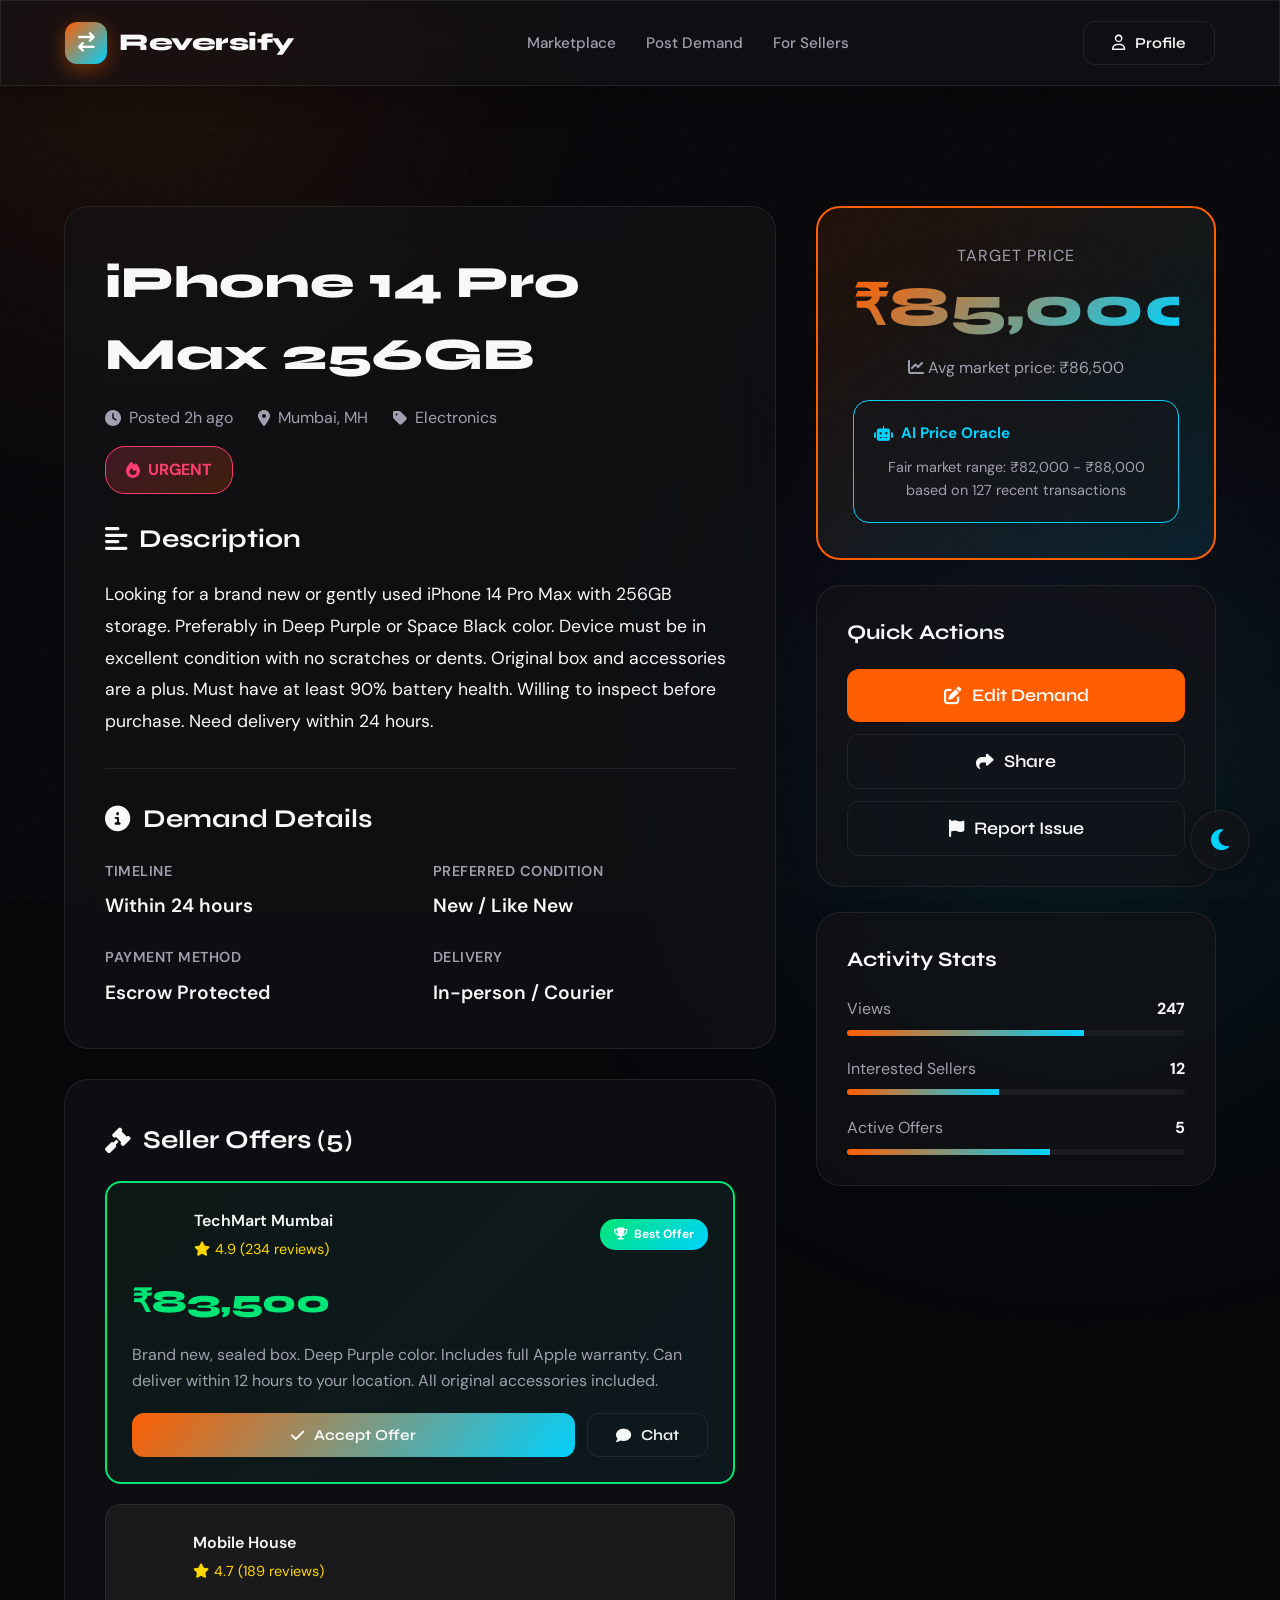
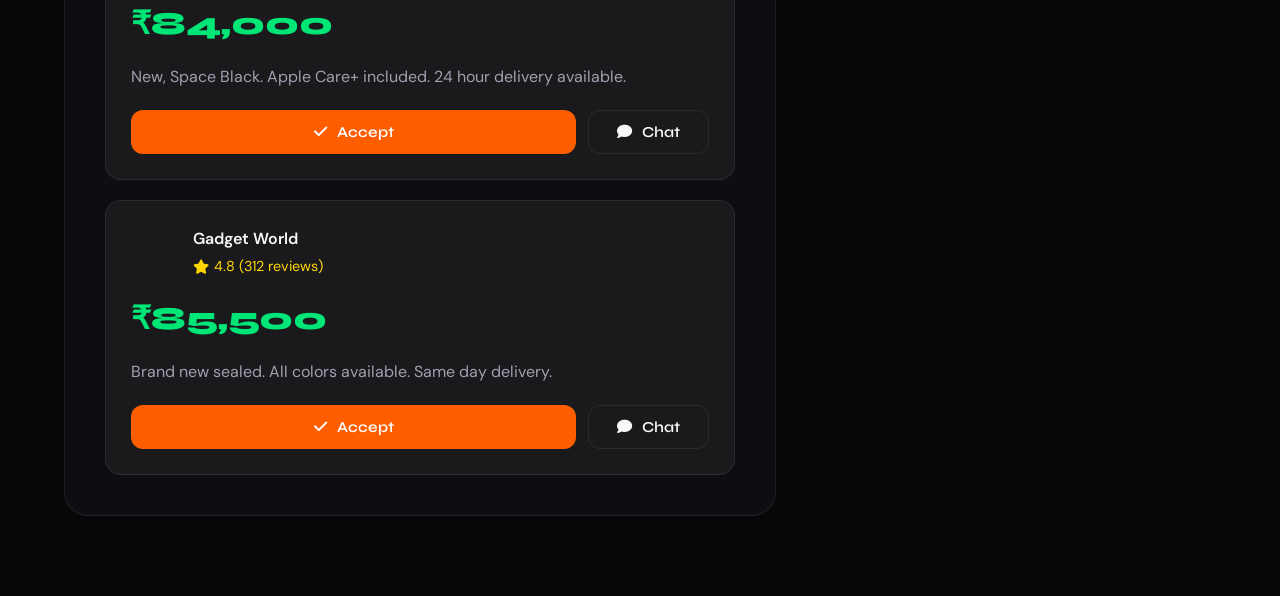
<file: Reversify/frontend/demand-details.html>
<!DOCTYPE html>
<html lang="en">
<head>
    <meta charset="UTF-8">
    <meta name="viewport" content="width=device-width, initial-scale=1.0">
    <title>Demand Details | Reversify</title>
    <link rel="stylesheet" href="style.css">
    
    <link rel="preconnect" href="https://fonts.googleapis.com">
    <link rel="preconnect" href="https://fonts.gstatic.com" crossorigin>
    <link href="https://fonts.googleapis.com/css2?family=Syne:wght@400;500;600;700;800&family=DM+Sans:wght@300;400;500;600;700&display=swap" rel="stylesheet">
    
    <link rel="stylesheet" href="https://cdnjs.cloudflare.com/ajax/libs/font-awesome/6.4.0/css/all.min.css">
    
    <style>
        .details-page {
            min-height: 100vh;
            padding: 120px 5% 80px;
        }
        
        .details-container {
            max-width: 1200px;
            margin: 0 auto;
            display: grid;
            grid-template-columns: 1fr 400px;
            gap: 40px;
        }
        
        .details-main {
            display: flex;
            flex-direction: column;
            gap: 30px;
        }
        
        .details-card {
            background: var(--bg-card);
            backdrop-filter: blur(20px);
            border: 1px solid var(--border-light);
            border-radius: 24px;
            padding: 40px;
        }
        
        .demand-header {
            display: flex;
            justify-content: space-between;
            align-items: flex-start;
            margin-bottom: 25px;
            flex-wrap: wrap;
            gap: 15px;
        }
        
        .demand-title-section h1 {
            font-family: var(--font-heading);
            font-size: clamp(2rem, 4vw, 2.8rem);
            font-weight: 800;
            margin-bottom: 15px;
        }
        
        .demand-meta-line {
            display: flex;
            gap: 25px;
            flex-wrap: wrap;
            color: var(--text-muted);
            font-size: 1rem;
        }
        
        .meta-tag {
            display: inline-flex;
            align-items: center;
            gap: 8px;
        }
        
        .urgent-badge {
            background: linear-gradient(135deg, rgba(255, 61, 113, 0.2), rgba(255, 94, 0, 0.2));
            color: var(--danger);
            padding: 10px 20px;
            border-radius: 20px;
            font-weight: 700;
            display: inline-flex;
            align-items: center;
            gap: 8px;
            border: 1px solid var(--danger);
            animation: pulse-tag 2s infinite;
        }
        
        .section-heading {
            font-family: var(--font-heading);
            font-size: 1.6rem;
            font-weight: 700;
            margin-bottom: 20px;
            display: flex;
            align-items: center;
            gap: 12px;
        }
        
        .description-text {
            color: var(--text-main);
            font-size: 1.1rem;
            line-height: 1.8;
        }
        
        .info-grid {
            display: grid;
            grid-template-columns: repeat(auto-fit, minmax(200px, 1fr));
            gap: 25px;
        }
        
        .info-item {
            display: flex;
            flex-direction: column;
            gap: 8px;
        }
        
        .info-label {
            color: var(--text-muted);
            font-size: 0.9rem;
            font-weight: 600;
            text-transform: uppercase;
            letter-spacing: 0.5px;
        }
        
        .info-value {
            color: var(--text-main);
            font-size: 1.2rem;
            font-weight: 600;
        }
        
        .offers-list {
            display: flex;
            flex-direction: column;
            gap: 20px;
        }
        
        .offer-card {
            background: var(--bg-elevated);
            border: 1px solid var(--border-light);
            border-radius: 16px;
            padding: 25px;
            transition: all 0.3s var(--transition-smooth);
        }
        
        .offer-card:hover {
            transform: translateX(8px);
            border-color: var(--primary);
        }
        
        .offer-card.best {
            border: 2px solid var(--success);
            background: linear-gradient(135deg, rgba(0, 230, 118, 0.05), rgba(0, 210, 255, 0.05));
        }
        
        .offer-header {
            display: flex;
            justify-content: space-between;
            align-items: center;
            margin-bottom: 15px;
        }
        
        .seller-info {
            display: flex;
            align-items: center;
            gap: 12px;
        }
        
        .seller-avatar {
            width: 50px;
            height: 50px;
            border-radius: 50%;
            background: linear-gradient(135deg, var(--primary), var(--accent));
        }
        
        .seller-details h4 {
            font-weight: 600;
            margin-bottom: 4px;
        }
        
        .seller-rating {
            display: flex;
            align-items: center;
            gap: 5px;
            color: var(--warning);
            font-size: 0.9rem;
        }
        
        .offer-price {
            font-family: var(--font-heading);
            font-size: 2rem;
            font-weight: 800;
            color: var(--success);
        }
        
        .offer-details {
            margin: 15px 0;
            color: var(--text-muted);
            line-height: 1.6;
        }
        
        .offer-actions {
            display: flex;
            gap: 12px;
            margin-top: 20px;
        }
        
        .best-offer-badge {
            background: linear-gradient(135deg, var(--success), var(--accent));
            color: white;
            padding: 6px 14px;
            border-radius: 15px;
            font-size: 0.75rem;
            font-weight: 700;
            display: inline-flex;
            align-items: center;
            gap: 6px;
        }
        
        .sidebar {
            display: flex;
            flex-direction: column;
            gap: 25px;
        }
        
        .price-card {
            background: linear-gradient(135deg, rgba(255, 94, 0, 0.1), rgba(0, 210, 255, 0.1));
            border: 2px solid var(--primary);
            border-radius: 24px;
            padding: 35px;
            text-align: center;
        }
        
        .price-label {
            color: var(--text-muted);
            font-size: 1rem;
            margin-bottom: 10px;
            text-transform: uppercase;
            letter-spacing: 1px;
        }
        
        .price-amount {
            font-family: var(--font-heading);
            font-size: 3.5rem;
            font-weight: 800;
            background: linear-gradient(135deg, var(--primary), var(--accent));
            -webkit-background-clip: text;
            -webkit-text-fill-color: transparent;
            background-clip: text;
            line-height: 1;
            margin-bottom: 20px;
        }
        
        .ai-price-oracle {
            background: var(--bg-card);
            border: 1px solid var(--accent);
            border-radius: 16px;
            padding: 20px;
            margin-top: 20px;
        }
        
        .ai-price-oracle h4 {
            color: var(--accent);
            font-size: 0.95rem;
            margin-bottom: 10px;
            display: flex;
            align-items: center;
            gap: 8px;
        }
        
        .ai-price-oracle p {
            color: var(--text-muted);
            font-size: 0.9rem;
        }
        
        .action-card {
            background: var(--bg-card);
            backdrop-filter: blur(20px);
            border: 1px solid var(--border-light);
            border-radius: 24px;
            padding: 30px;
        }
        
        .action-card h3 {
            font-family: var(--font-heading);
            font-size: 1.3rem;
            margin-bottom: 20px;
        }
        
        .action-buttons {
            display: flex;
            flex-direction: column;
            gap: 12px;
        }
        
        @media (max-width: 1024px) {
            .details-container {
                grid-template-columns: 1fr;
            }
        }
    </style>
</head>
<body>
    <!-- Theme Toggle -->
    <button class="theme-toggle" id="themeToggle" aria-label="Toggle theme">
        <i class="fa-solid fa-sun sun-icon"></i>
        <i class="fa-solid fa-moon moon-icon"></i>
    </button>

    <!-- Background -->
    <div class="bg-orb orb-1"></div>
    <div class="bg-orb orb-2"></div>
    <div class="bg-orb orb-3"></div>
    <div class="noise-overlay"></div>

    <!-- NAVBAR -->
    <header class="navbar glass">
        <div class="logo" onclick="window.location.href='index.html'" style="cursor: pointer;">
            <div class="logo-icon">
                <i class="fa-solid fa-arrow-right-arrow-left"></i>
            </div>
            <span class="logo-text">Reversify</span>
        </div>
        
        <nav class="nav-links">
            <a href="index.html#marketplace" class="nav-link">Marketplace</a>
            <a href="post-demand.html" class="nav-link">Post Demand</a>
            <a href="seller-dashboard.html" class="nav-link">For Sellers</a>
        </nav>
        
        <div class="nav-actions">
            <button class="btn btn-ghost" onclick="window.location.href='profile.html'">
                <i class="fa-regular fa-user"></i> Profile
            </button>
        </div>
    </header>

    <div class="details-page">
        <div class="details-container">
            <!-- Main Content -->
            <div class="details-main">
                <!-- Header Card -->
                <div class="details-card">
                    <div class="demand-header">
                        <div class="demand-title-section">
                            <h1>iPhone 14 Pro Max 256GB</h1>
                            <div class="demand-meta-line">
                                <span class="meta-tag">
                                    <i class="fa-solid fa-clock"></i> Posted 2h ago
                                </span>
                                <span class="meta-tag">
                                    <i class="fa-solid fa-location-dot"></i> Mumbai, MH
                                </span>
                                <span class="meta-tag">
                                    <i class="fa-solid fa-tag"></i> Electronics
                                </span>
                            </div>
                        </div>
                        <span class="urgent-badge">
                            <i class="fa-solid fa-fire"></i> URGENT
                        </span>
                    </div>

                    <h3 class="section-heading">
                        <i class="fa-solid fa-align-left"></i> Description
                    </h3>
                    <p class="description-text">
                        Looking for a brand new or gently used iPhone 14 Pro Max with 256GB storage. 
                        Preferably in Deep Purple or Space Black color. Device must be in excellent condition 
                        with no scratches or dents. Original box and accessories are a plus. Must have at 
                        least 90% battery health. Willing to inspect before purchase. Need delivery within 24 hours.
                    </p>

                    <hr style="border: none; border-top: 1px solid var(--border-light); margin: 30px 0;">

                    <h3 class="section-heading">
                        <i class="fa-solid fa-info-circle"></i> Demand Details
                    </h3>
                    <div class="info-grid">
                        <div class="info-item">
                            <span class="info-label">Timeline</span>
                            <span class="info-value">Within 24 hours</span>
                        </div>
                        <div class="info-item">
                            <span class="info-label">Preferred Condition</span>
                            <span class="info-value">New / Like New</span>
                        </div>
                        <div class="info-item">
                            <span class="info-label">Payment Method</span>
                            <span class="info-value">Escrow Protected</span>
                        </div>
                        <div class="info-item">
                            <span class="info-label">Delivery</span>
                            <span class="info-value">In-person / Courier</span>
                        </div>
                    </div>
                </div>

                <!-- Offers Card -->
                <div class="details-card">
                    <h3 class="section-heading">
                        <i class="fa-solid fa-gavel"></i> Seller Offers (5)
                    </h3>

                    <div class="offers-list">
                        <!-- Best Offer -->
                        <div class="offer-card best">
                            <div class="offer-header">
                                <div class="seller-info">
                                    <div class="seller-avatar" style="background-image: url('https://i.pravatar.cc/100?img=1')"></div>
                                    <div class="seller-details">
                                        <h4>TechMart Mumbai</h4>
                                        <div class="seller-rating">
                                            <i class="fa-solid fa-star"></i> 4.9 (234 reviews)
                                        </div>
                                    </div>
                                </div>
                                <span class="best-offer-badge">
                                    <i class="fa-solid fa-trophy"></i> Best Offer
                                </span>
                            </div>
                            <div class="offer-price">₹83,500</div>
                            <p class="offer-details">
                                Brand new, sealed box. Deep Purple color. Includes full Apple warranty. 
                                Can deliver within 12 hours to your location. All original accessories included.
                            </p>
                            <div class="offer-actions">
                                <button class="btn btn-glow" style="flex: 1;">
                                    <i class="fa-solid fa-check"></i> Accept Offer
                                </button>
                                <button class="btn btn-ghost">
                                    <i class="fa-solid fa-comment"></i> Chat
                                </button>
                            </div>
                        </div>

                        <!-- Other Offers -->
                        <div class="offer-card">
                            <div class="offer-header">
                                <div class="seller-info">
                                    <div class="seller-avatar" style="background-image: url('https://i.pravatar.cc/100?img=2')"></div>
                                    <div class="seller-details">
                                        <h4>Mobile House</h4>
                                        <div class="seller-rating">
                                            <i class="fa-solid fa-star"></i> 4.7 (189 reviews)
                                        </div>
                                    </div>
                                </div>
                            </div>
                            <div class="offer-price">₹84,000</div>
                            <p class="offer-details">
                                New, Space Black. Apple Care+ included. 24 hour delivery available.
                            </p>
                            <div class="offer-actions">
                                <button class="btn btn-primary" style="flex: 1;">
                                    <i class="fa-solid fa-check"></i> Accept
                                </button>
                                <button class="btn btn-ghost">
                                    <i class="fa-solid fa-comment"></i> Chat
                                </button>
                            </div>
                        </div>

                        <div class="offer-card">
                            <div class="offer-header">
                                <div class="seller-info">
                                    <div class="seller-avatar" style="background-image: url('https://i.pravatar.cc/100?img=3')"></div>
                                    <div class="seller-details">
                                        <h4>Gadget World</h4>
                                        <div class="seller-rating">
                                            <i class="fa-solid fa-star"></i> 4.8 (312 reviews)
                                        </div>
                                    </div>
                                </div>
                            </div>
                            <div class="offer-price">₹85,500</div>
                            <p class="offer-details">
                                Brand new sealed. All colors available. Same day delivery.
                            </p>
                            <div class="offer-actions">
                                <button class="btn btn-primary" style="flex: 1;">
                                    <i class="fa-solid fa-check"></i> Accept
                                </button>
                                <button class="btn btn-ghost">
                                    <i class="fa-solid fa-comment"></i> Chat
                                </button>
                            </div>
                        </div>
                    </div>
                </div>
            </div>

            <!-- Sidebar -->
            <div class="sidebar">
                <!-- Price Card -->
                <div class="price-card">
                    <div class="price-label">Target Price</div>
                    <div class="price-amount">₹85,000</div>
                    <p style="color: var(--text-muted); margin-bottom: 20px;">
                        <i class="fa-solid fa-chart-line"></i> Avg market price: ₹86,500
                    </p>

                    <div class="ai-price-oracle">
                        <h4>
                            <i class="fa-solid fa-robot"></i> AI Price Oracle
                        </h4>
                        <p>Fair market range: ₹82,000 - ₹88,000 based on 127 recent transactions</p>
                    </div>
                </div>

                <!-- Quick Actions -->
                <div class="action-card">
                    <h3>Quick Actions</h3>
                    <div class="action-buttons">
                        <button class="btn btn-primary btn-large" style="width: 100%;">
                            <i class="fa-solid fa-edit"></i> Edit Demand
                        </button>
                        <button class="btn btn-ghost btn-large" style="width: 100%;">
                            <i class="fa-solid fa-share"></i> Share
                        </button>
                        <button class="btn btn-ghost btn-large" style="width: 100%;">
                            <i class="fa-solid fa-flag"></i> Report Issue
                        </button>
                    </div>
                </div>

                <!-- Stats -->
                <div class="action-card">
                    <h3>Activity Stats</h3>
                    <div style="display: flex; flex-direction: column; gap: 20px;">
                        <div>
                            <div style="display: flex; justify-content: space-between; margin-bottom: 8px;">
                                <span style="color: var(--text-muted);">Views</span>
                                <strong>247</strong>
                            </div>
                            <div style="height: 6px; background: var(--bg-elevated); border-radius: 3px; overflow: hidden;">
                                <div style="width: 70%; height: 100%; background: linear-gradient(90deg, var(--primary), var(--accent));"></div>
                            </div>
                        </div>
                        <div>
                            <div style="display: flex; justify-content: space-between; margin-bottom: 8px;">
                                <span style="color: var(--text-muted);">Interested Sellers</span>
                                <strong>12</strong>
                            </div>
                            <div style="height: 6px; background: var(--bg-elevated); border-radius: 3px; overflow: hidden;">
                                <div style="width: 45%; height: 100%; background: linear-gradient(90deg, var(--primary), var(--accent));"></div>
                            </div>
                        </div>
                        <div>
                            <div style="display: flex; justify-content: space-between; margin-bottom: 8px;">
                                <span style="color: var(--text-muted);">Active Offers</span>
                                <strong>5</strong>
                            </div>
                            <div style="height: 6px; background: var(--bg-elevated); border-radius: 3px; overflow: hidden;">
                                <div style="width: 60%; height: 100%; background: linear-gradient(90deg, var(--primary), var(--accent));"></div>
                            </div>
                        </div>
                    </div>
                </div>
            </div>
        </div>
    </div>

    <script src="script.js"></script>
    <script>
        // Get demand ID from URL
        const urlParams = new URLSearchParams(window.location.search);
        const demandId = urlParams.get('id');
        console.log('Viewing demand:', demandId);

        // In production, fetch demand details from API
        // const response = await fetch(`/api/demands/${demandId}`);
        // const demandData = await response.json();
    </script>
</body>
</html>
</file>
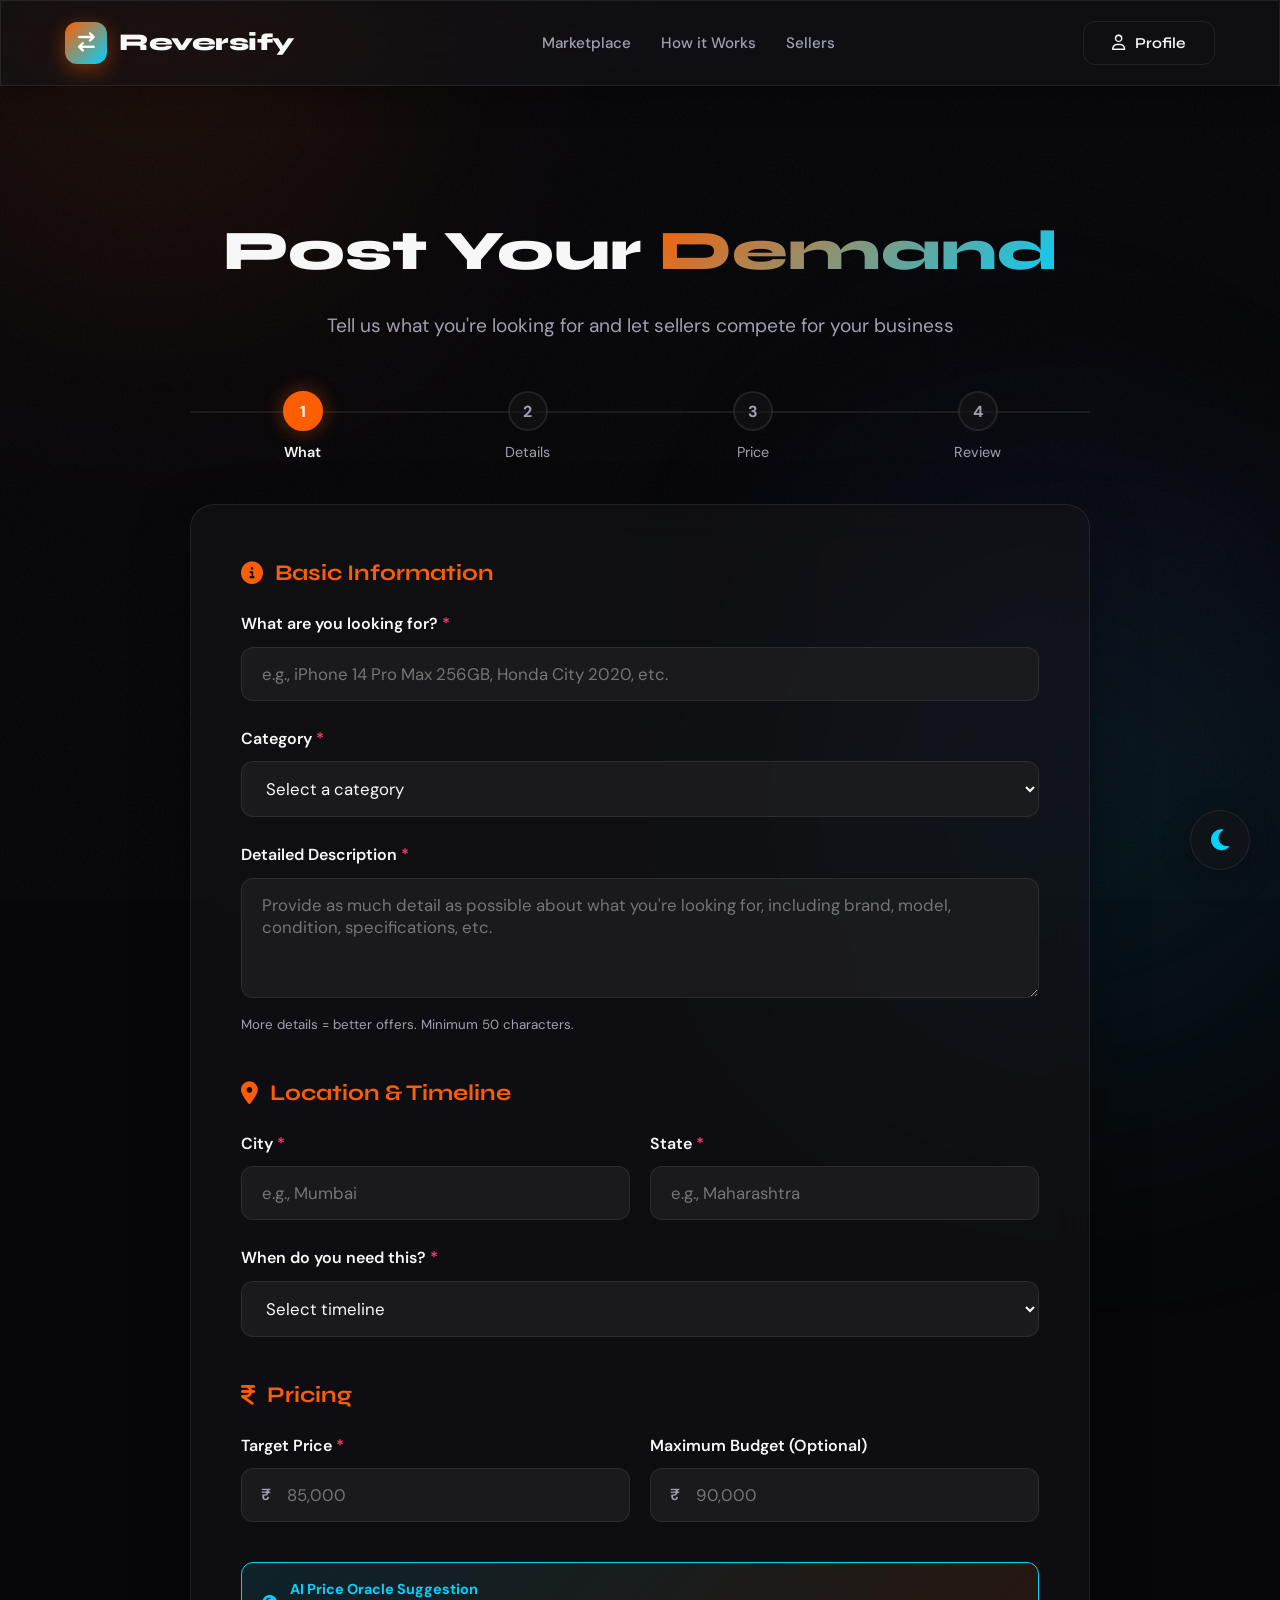
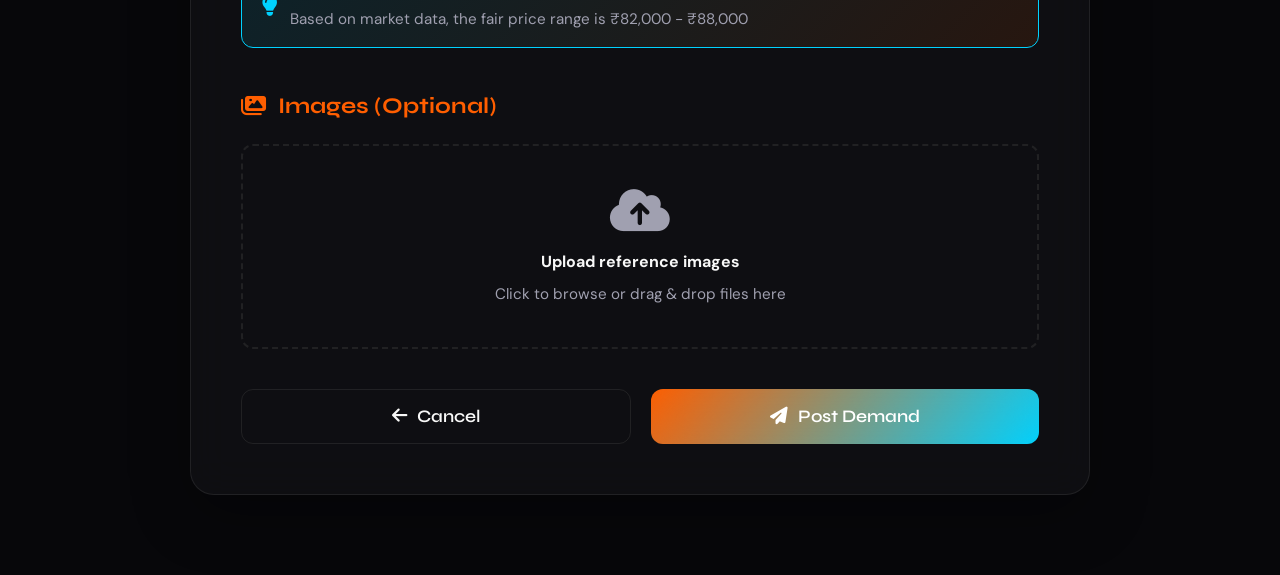
<file: Reversify/frontend/post-demand.html>
<!DOCTYPE html>
<html lang="en">
<head>
    <meta charset="UTF-8">
    <meta name="viewport" content="width=device-width, initial-scale=1.0">
    <title>Post Your Demand | Reversify</title>
    <link rel="stylesheet" href="style.css">
    
    <link rel="preconnect" href="https://fonts.googleapis.com">
    <link rel="preconnect" href="https://fonts.gstatic.com" crossorigin>
    <link href="https://fonts.googleapis.com/css2?family=Syne:wght@400;500;600;700;800&family=DM+Sans:wght@300;400;500;600;700&display=swap" rel="stylesheet">
    
    <link rel="stylesheet" href="https://cdnjs.cloudflare.com/ajax/libs/font-awesome/6.4.0/css/all.min.css">
    <link rel="stylesheet" href="https://cdn.jsdelivr.net/npm/swiper@11/swiper-bundle.min.css">
    
    <style>
        .form-page {
            min-height: 100vh;
            padding: 120px 5% 80px;
        }
        
        .form-container {
            max-width: 900px;
            margin: 0 auto;
        }
        
        .form-header {
            text-align: center;
            margin-bottom: 50px;
        }
        
        .form-header h1 {
            font-family: var(--font-heading);
            font-size: clamp(2.5rem, 5vw, 3.5rem);
            font-weight: 800;
            margin-bottom: 15px;
        }
        
        .form-header p {
            color: var(--text-muted);
            font-size: 1.2rem;
        }
        
        .demand-form {
            background: var(--bg-card);
            backdrop-filter: blur(20px);
            border: 1px solid var(--border-light);
            border-radius: 24px;
            padding: 50px;
            box-shadow: 0 20px 60px var(--shadow);
        }
        
        .form-section {
            margin-bottom: 40px;
        }
        
        .form-section:last-child {
            margin-bottom: 0;
        }
        
        .section-title {
            font-family: var(--font-heading);
            font-size: 1.4rem;
            font-weight: 700;
            margin-bottom: 20px;
            color: var(--primary);
            display: flex;
            align-items: center;
            gap: 12px;
        }
        
        .form-group {
            margin-bottom: 25px;
        }
        
        .form-group label {
            display: block;
            margin-bottom: 10px;
            font-weight: 600;
            color: var(--text-main);
        }
        
        .form-group label .required {
            color: var(--danger);
        }
        
        .form-input,
        .form-textarea,
        .form-select {
            width: 100%;
            padding: 15px 20px;
            border-radius: 12px;
            border: 1px solid var(--border-light);
            background: var(--bg-elevated);
            color: var(--text-main);
            font-family: var(--font-body);
            font-size: 1.05rem;
            transition: all 0.3s var(--transition-smooth);
        }
        
        .form-input:focus,
        .form-textarea:focus,
        .form-select:focus {
            outline: none;
            border-color: var(--primary);
            box-shadow: 0 0 20px var(--primary-glow);
        }
        
        .form-textarea {
            resize: vertical;
            min-height: 120px;
        }
        
        .form-row {
            display: grid;
            grid-template-columns: repeat(auto-fit, minmax(250px, 1fr));
            gap: 20px;
        }
        
        .price-input-group {
            position: relative;
        }
        
        .price-input-group .currency {
            position: absolute;
            left: 20px;
            top: 50%;
            transform: translateY(-50%);
            color: var(--text-muted);
            font-weight: 600;
        }
        
        .price-input-group input {
            padding-left: 45px;
        }
        
        .ai-suggestion {
            background: linear-gradient(135deg, rgba(0, 210, 255, 0.1), rgba(255, 94, 0, 0.1));
            border: 1px solid var(--accent);
            border-radius: 12px;
            padding: 15px 20px;
            margin-top: 15px;
            display: flex;
            align-items: center;
            gap: 12px;
        }
        
        .ai-suggestion i {
            color: var(--accent);
            font-size: 1.3rem;
        }
        
        .ai-suggestion-content {
            flex: 1;
        }
        
        .ai-suggestion-content strong {
            display: block;
            color: var(--accent);
            font-size: 0.9rem;
            margin-bottom: 5px;
        }
        
        .ai-suggestion-content span {
            color: var(--text-muted);
            font-size: 0.95rem;
        }
        
        .file-upload {
            border: 2px dashed var(--border-light);
            border-radius: 12px;
            padding: 40px;
            text-align: center;
            cursor: pointer;
            transition: all 0.3s var(--transition-smooth);
        }
        
        .file-upload:hover {
            border-color: var(--primary);
            background: var(--bg-elevated);
        }
        
        .file-upload i {
            font-size: 3rem;
            color: var(--text-muted);
            margin-bottom: 15px;
        }
        
        .file-upload input {
            display: none;
        }
        
        .form-actions {
            display: flex;
            gap: 20px;
            margin-top: 40px;
        }
        
        .form-actions .btn {
            flex: 1;
        }
        
        .progress-indicator {
            display: flex;
            justify-content: space-between;
            margin-bottom: 40px;
            position: relative;
        }
        
        .progress-indicator::before {
            content: '';
            position: absolute;
            top: 20px;
            left: 0;
            right: 0;
            height: 2px;
            background: var(--border-light);
            z-index: 0;
        }
        
        .progress-step {
            flex: 1;
            text-align: center;
            position: relative;
            z-index: 1;
        }
        
        .progress-step-circle {
            width: 40px;
            height: 40px;
            border-radius: 50%;
            background: var(--bg-card);
            border: 2px solid var(--border-light);
            margin: 0 auto 10px;
            display: flex;
            align-items: center;
            justify-content: center;
            font-weight: 700;
            color: var(--text-muted);
            transition: all 0.3s var(--transition-smooth);
        }
        
        .progress-step.active .progress-step-circle {
            background: var(--primary);
            border-color: var(--primary);
            color: white;
            box-shadow: 0 0 20px var(--primary-glow);
        }
        
        .progress-step.completed .progress-step-circle {
            background: var(--success);
            border-color: var(--success);
            color: white;
        }
        
        .progress-step-label {
            font-size: 0.9rem;
            color: var(--text-muted);
        }
        
        .progress-step.active .progress-step-label {
            color: var(--text-main);
            font-weight: 600;
        }
    </style>
</head>
<body>
    <!-- Theme Toggle -->
    <button class="theme-toggle" id="themeToggle" aria-label="Toggle theme">
        <i class="fa-solid fa-sun sun-icon"></i>
        <i class="fa-solid fa-moon moon-icon"></i>
    </button>

    <!-- Background -->
    <div class="bg-orb orb-1"></div>
    <div class="bg-orb orb-2"></div>
    <div class="bg-orb orb-3"></div>
    <div class="noise-overlay"></div>

    <!-- NAVBAR -->
    <header class="navbar glass">
        <div class="logo" onclick="window.location.href='index.html'" style="cursor: pointer;">
            <div class="logo-icon">
                <i class="fa-solid fa-arrow-right-arrow-left"></i>
            </div>
            <span class="logo-text">Reversify</span>
        </div>
        
        <nav class="nav-links">
            <a href="index.html#marketplace" class="nav-link">Marketplace</a>
            <a href="index.html#how-it-works" class="nav-link">How it Works</a>
            <a href="seller-dashboard.html" class="nav-link">Sellers</a>
        </nav>
        
        <div class="nav-actions">
            <button class="btn btn-ghost" onclick="window.location.href='profile.html'">
                <i class="fa-regular fa-user"></i> Profile
            </button>
        </div>
    </header>

    <div class="form-page">
        <div class="form-container">
            <div class="form-header">
                <h1>Post Your <span class="gradient-text">Demand</span></h1>
                <p>Tell us what you're looking for and let sellers compete for your business</p>
            </div>

            <!-- Progress Indicator -->
            <div class="progress-indicator">
                <div class="progress-step active">
                    <div class="progress-step-circle">1</div>
                    <div class="progress-step-label">What</div>
                </div>
                <div class="progress-step">
                    <div class="progress-step-circle">2</div>
                    <div class="progress-step-label">Details</div>
                </div>
                <div class="progress-step">
                    <div class="progress-step-circle">3</div>
                    <div class="progress-step-label">Price</div>
                </div>
                <div class="progress-step">
                    <div class="progress-step-circle">4</div>
                    <div class="progress-step-label">Review</div>
                </div>
            </div>

            <form class="demand-form" id="demandForm">
                <!-- Basic Info -->
                <div class="form-section">
                    <h3 class="section-title">
                        <i class="fa-solid fa-info-circle"></i>
                        Basic Information
                    </h3>
                    
                    <div class="form-group">
                        <label for="demandTitle">
                            What are you looking for? <span class="required">*</span>
                        </label>
                        <input 
                            type="text" 
                            id="demandTitle" 
                            class="form-input" 
                            placeholder="e.g., iPhone 14 Pro Max 256GB, Honda City 2020, etc."
                            required
                        >
                    </div>

                    <div class="form-group">
                        <label for="category">
                            Category <span class="required">*</span>
                        </label>
                        <select id="category" class="form-select" required>
                            <option value="">Select a category</option>
                            <option value="Electronics">Electronics</option>
                            <option value="Vehicles">Vehicles</option>
                            <option value="Real Estate">Real Estate</option>
                            <option value="Fashion">Fashion & Accessories</option>
                            <option value="Home">Home & Furniture</option>
                            <option value="Services">Services</option>
                            <option value="Other">Other</option>
                        </select>
                    </div>

                    <div class="form-group">
                        <label for="description">
                            Detailed Description <span class="required">*</span>
                        </label>
                        <textarea 
                            id="description" 
                            class="form-textarea" 
                            placeholder="Provide as much detail as possible about what you're looking for, including brand, model, condition, specifications, etc."
                            required
                        ></textarea>
                        <small style="color: var(--text-muted); margin-top: 8px; display: block;">
                            More details = better offers. Minimum 50 characters.
                        </small>
                    </div>
                </div>

                <!-- Location & Timeline -->
                <div class="form-section">
                    <h3 class="section-title">
                        <i class="fa-solid fa-map-marker-alt"></i>
                        Location & Timeline
                    </h3>
                    
                    <div class="form-row">
                        <div class="form-group">
                            <label for="city">
                                City <span class="required">*</span>
                            </label>
                            <input 
                                type="text" 
                                id="city" 
                                class="form-input" 
                                placeholder="e.g., Mumbai"
                                required
                            >
                        </div>

                        <div class="form-group">
                            <label for="state">
                                State <span class="required">*</span>
                            </label>
                            <input 
                                type="text" 
                                id="state" 
                                class="form-input" 
                                placeholder="e.g., Maharashtra"
                                required
                            >
                        </div>
                    </div>

                    <div class="form-group">
                        <label for="timeline">
                            When do you need this? <span class="required">*</span>
                        </label>
                        <select id="timeline" class="form-select" required>
                            <option value="">Select timeline</option>
                            <option value="urgent">Urgent (Within 24 hours)</option>
                            <option value="week">Within a week</option>
                            <option value="month">Within a month</option>
                            <option value="flexible">Flexible</option>
                        </select>
                    </div>
                </div>

                <!-- Pricing -->
                <div class="form-section">
                    <h3 class="section-title">
                        <i class="fa-solid fa-indian-rupee-sign"></i>
                        Pricing
                    </h3>
                    
                    <div class="form-row">
                        <div class="form-group">
                            <label for="targetPrice">
                                Target Price <span class="required">*</span>
                            </label>
                            <div class="price-input-group">
                                <span class="currency">₹</span>
                                <input 
                                    type="number" 
                                    id="targetPrice" 
                                    class="form-input" 
                                    placeholder="85,000"
                                    min="0"
                                    required
                                >
                            </div>
                        </div>

                        <div class="form-group">
                            <label for="maxBudget">
                                Maximum Budget (Optional)
                            </label>
                            <div class="price-input-group">
                                <span class="currency">₹</span>
                                <input 
                                    type="number" 
                                    id="maxBudget" 
                                    class="form-input" 
                                    placeholder="90,000"
                                    min="0"
                                >
                            </div>
                        </div>
                    </div>

                    <div class="ai-suggestion">
                        <i class="fa-solid fa-lightbulb"></i>
                        <div class="ai-suggestion-content">
                            <strong>AI Price Oracle Suggestion</strong>
                            <span>Based on market data, the fair price range is ₹82,000 - ₹88,000</span>
                        </div>
                    </div>
                </div>

                <!-- Images Upload -->
                <div class="form-section">
                    <h3 class="section-title">
                        <i class="fa-solid fa-images"></i>
                        Images (Optional)
                    </h3>
                    
                    <div class="file-upload" onclick="document.getElementById('fileInput').click()">
                        <i class="fa-solid fa-cloud-arrow-up"></i>
                        <h4 style="margin-bottom: 8px;">Upload reference images</h4>
                        <p style="color: var(--text-muted); font-size: 0.95rem;">
                            Click to browse or drag & drop files here
                        </p>
                        <input type="file" id="fileInput" multiple accept="image/*">
                    </div>
                </div>

                <!-- Form Actions -->
                <div class="form-actions">
                    <button type="button" class="btn btn-ghost btn-large" onclick="window.location.href='index.html'">
                        <i class="fa-solid fa-arrow-left"></i> Cancel
                    </button>
                    <button type="submit" class="btn btn-glow btn-large">
                        <i class="fa-solid fa-paper-plane"></i> Post Demand
                    </button>
                </div>
            </form>
        </div>
    </div>

    <script src="https://cdn.jsdelivr.net/npm/swiper@11/swiper-bundle.min.js"></script>
    <script src="script.js"></script>
    <script>
        // Pre-fill from quick search
        const savedQuery = localStorage.getItem('demandQuery');
        if (savedQuery) {
            document.getElementById('demandTitle').value = savedQuery;
            localStorage.removeItem('demandQuery');
        }

        // Form submission
        document.getElementById('demandForm').addEventListener('submit', (e) => {
            e.preventDefault();
            
            const formData = {
                title: document.getElementById('demandTitle').value,
                category: document.getElementById('category').value,
                description: document.getElementById('description').value,
                city: document.getElementById('city').value,
                state: document.getElementById('state').value,
                timeline: document.getElementById('timeline').value,
                targetPrice: document.getElementById('targetPrice').value,
                maxBudget: document.getElementById('maxBudget').value
            };
            
            console.log('Form submitted:', formData);
            
            // In production, send to API
            // await fetch('/api/demands', { method: 'POST', body: JSON.stringify(formData) })
            
            window.reversify.showNotification('Demand posted successfully! Sellers are being notified.', 'success');
            
            setTimeout(() => {
                window.location.href = 'index.html#marketplace';
            }, 2000);
        });

        // Character count for description
        const descInput = document.getElementById('description');
        descInput.addEventListener('input', (e) => {
            const length = e.target.value.length;
            if (length < 50 && length > 0) {
                e.target.style.borderColor = 'var(--warning)';
            } else if (length >= 50) {
                e.target.style.borderColor = 'var(--success)';
            } else {
                e.target.style.borderColor = '';
            }
        });

        // File upload preview
        document.getElementById('fileInput').addEventListener('change', (e) => {
            const files = e.target.files;
            if (files.length > 0) {
                window.reversify.showNotification(`${files.length} file(s) selected`, 'success');
            }
        });
    </script>
</body>
</html>
</file>
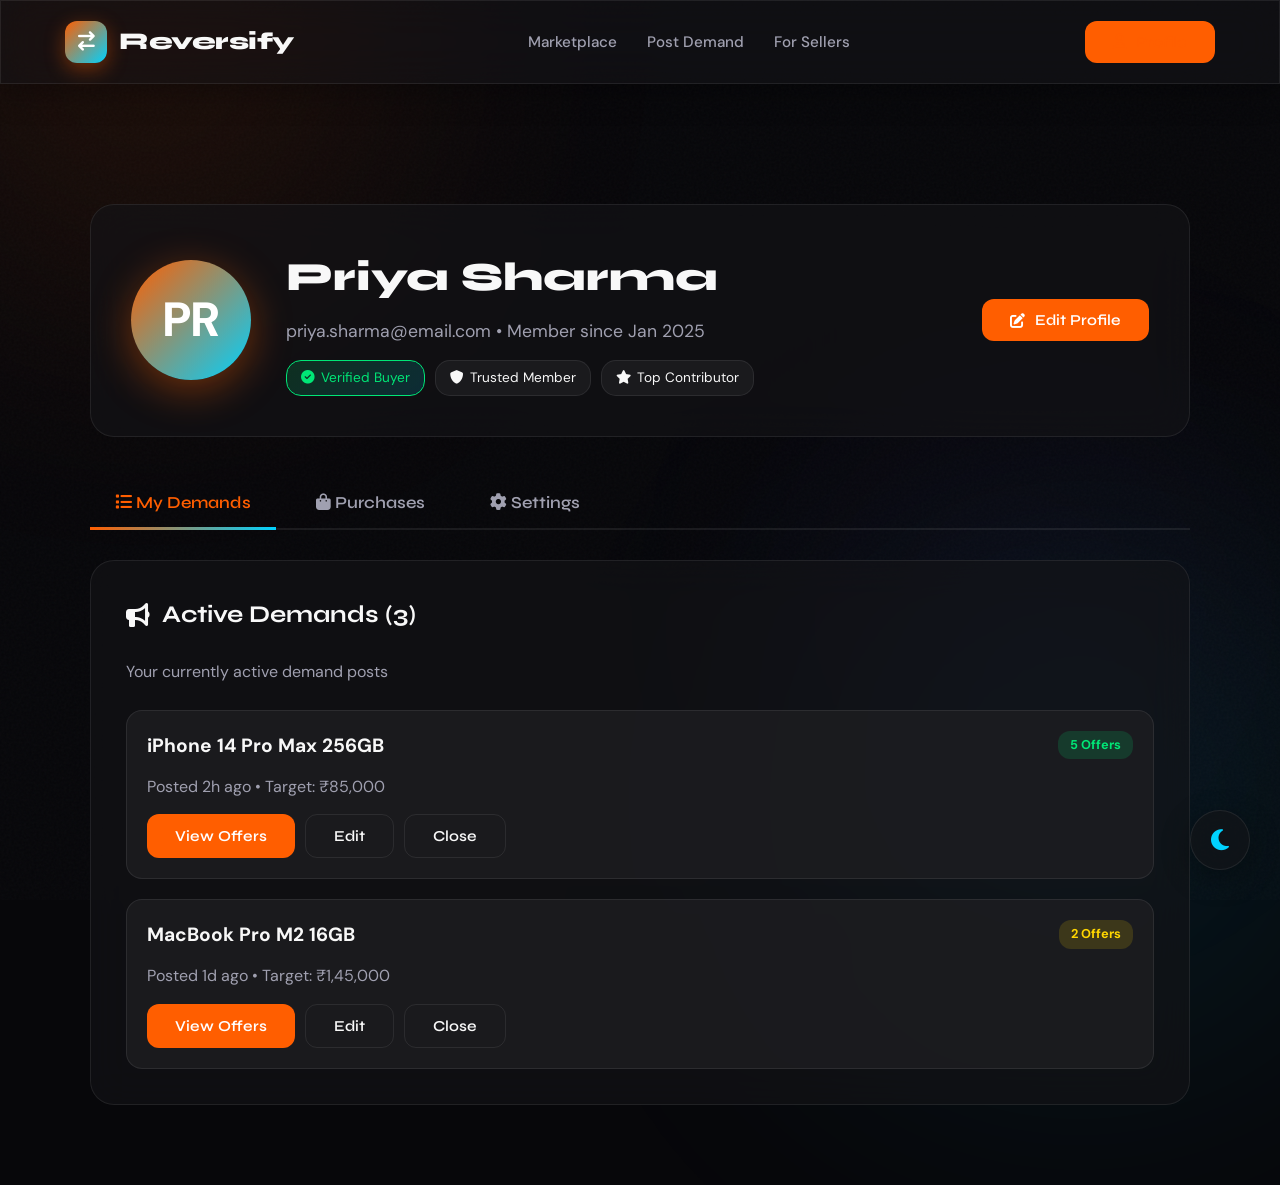
<file: Reversify/frontend/profile.html>
<!DOCTYPE html>
<html lang="en">
<head>
    <meta charset="UTF-8">
    <meta name="viewport" content="width=device-width, initial-scale=1.0">
    <title>Profile | Reversify</title>
    <link rel="stylesheet" href="style.css">
    
    <link rel="preconnect" href="https://fonts.googleapis.com">
    <link rel="preconnect" href="https://fonts.gstatic.com" crossorigin>
    <link href="https://fonts.googleapis.com/css2?family=Syne:wght@400;500;600;700;800&family=DM+Sans:wght@300;400;500;600;700&display=swap" rel="stylesheet">
    
    <link rel="stylesheet" href="https://cdnjs.cloudflare.com/ajax/libs/font-awesome/6.4.0/css/all.min.css">
    
    <style>
        .profile-page {
            min-height: 100vh;
            padding: 120px 5% 80px;
        }
        
        .profile-container {
            max-width: 1100px;
            margin: 0 auto;
        }
        
        .profile-header {
            background: var(--bg-card);
            backdrop-filter: blur(20px);
            border: 1px solid var(--border-light);
            border-radius: 24px;
            padding: 40px;
            margin-bottom: 40px;
            display: flex;
            align-items: center;
            gap: 35px;
            flex-wrap: wrap;
        }
        
        .profile-avatar {
            width: 120px;
            height: 120px;
            border-radius: 50%;
            background: linear-gradient(135deg, var(--primary), var(--accent));
            display: flex;
            align-items: center;
            justify-content: center;
            font-size: 3rem;
            color: white;
            font-weight: 800;
            box-shadow: 0 10px 40px var(--primary-glow);
        }
        
        .profile-info {
            flex: 1;
            min-width: 300px;
        }
        
        .profile-info h1 {
            font-family: var(--font-heading);
            font-size: 2.5rem;
            font-weight: 800;
            margin-bottom: 8px;
        }
        
        .profile-info p {
            color: var(--text-muted);
            font-size: 1.1rem;
            margin-bottom: 15px;
        }
        
        .profile-badges {
            display: flex;
            gap: 10px;
            flex-wrap: wrap;
        }
        
        .badge {
            background: var(--bg-elevated);
            border: 1px solid var(--border-light);
            padding: 6px 14px;
            border-radius: 15px;
            font-size: 0.85rem;
            display: flex;
            align-items: center;
            gap: 6px;
        }
        
        .badge.verified {
            background: linear-gradient(135deg, rgba(0, 230, 118, 0.15), rgba(0, 210, 255, 0.15));
            border-color: var(--success);
            color: var(--success);
        }
        
        .profile-actions {
            display: flex;
            gap: 12px;
        }
        
        .profile-tabs {
            display: flex;
            gap: 15px;
            margin-bottom: 30px;
            border-bottom: 2px solid var(--border-light);
            flex-wrap: wrap;
        }
        
        .profile-tab {
            background: none;
            border: none;
            padding: 15px 25px;
            font-family: var(--font-heading);
            font-size: 1.05rem;
            font-weight: 600;
            color: var(--text-muted);
            cursor: pointer;
            position: relative;
            transition: all 0.3s var(--transition-smooth);
        }
        
        .profile-tab.active {
            color: var(--primary);
        }
        
        .profile-tab.active::after {
            content: '';
            position: absolute;
            bottom: -2px;
            left: 0;
            right: 0;
            height: 3px;
            background: linear-gradient(90deg, var(--primary), var(--accent));
        }
        
        .tab-content {
            display: none;
        }
        
        .tab-content.active {
            display: block;
        }
        
        .settings-grid {
            display: grid;
            grid-template-columns: repeat(auto-fit, minmax(500px, 1fr));
            gap: 30px;
        }
        
        .settings-card {
            background: var(--bg-card);
            backdrop-filter: blur(20px);
            border: 1px solid var(--border-light);
            border-radius: 24px;
            padding: 35px;
        }
        
        .settings-card h3 {
            font-family: var(--font-heading);
            font-size: 1.5rem;
            margin-bottom: 25px;
            display: flex;
            align-items: center;
            gap: 12px;
        }
        
        .form-group {
            margin-bottom: 25px;
        }
        
        .form-group label {
            display: block;
            margin-bottom: 10px;
            font-weight: 600;
            color: var(--text-main);
        }
        
        .form-input {
            width: 100%;
            padding: 14px 18px;
            border-radius: 12px;
            border: 1px solid var(--border-light);
            background: var(--bg-elevated);
            color: var(--text-main);
            font-family: var(--font-body);
            font-size: 1.05rem;
            transition: all 0.3s var(--transition-smooth);
        }
        
        .form-input:focus {
            outline: none;
            border-color: var(--primary);
            box-shadow: 0 0 20px var(--primary-glow);
        }
        
        .toggle-switch {
            position: relative;
            width: 60px;
            height: 30px;
            background: var(--bg-elevated);
            border: 1px solid var(--border-light);
            border-radius: 15px;
            cursor: pointer;
            transition: all 0.3s var(--transition-smooth);
        }
        
        .toggle-switch.active {
            background: var(--primary);
            border-color: var(--primary);
        }
        
        .toggle-switch::after {
            content: '';
            position: absolute;
            top: 3px;
            left: 3px;
            width: 22px;
            height: 22px;
            background: white;
            border-radius: 50%;
            transition: all 0.3s var(--transition-smooth);
        }
        
        .toggle-switch.active::after {
            left: 33px;
        }
        
        .setting-row {
            display: flex;
            justify-content: space-between;
            align-items: center;
            padding: 18px 0;
            border-bottom: 1px solid var(--border-light);
        }
        
        .setting-row:last-child {
            border-bottom: none;
        }
        
        .setting-info h4 {
            font-size: 1.1rem;
            margin-bottom: 5px;
        }
        
        .setting-info p {
            color: var(--text-muted);
            font-size: 0.9rem;
        }
    </style>
</head>
<body>
    <!-- Theme Toggle -->
    <button class="theme-toggle" id="themeToggle" aria-label="Toggle theme">
        <i class="fa-solid fa-sun sun-icon"></i>
        <i class="fa-solid fa-moon moon-icon"></i>
    </button>

    <!-- Background -->
    <div class="bg-orb orb-1"></div>
    <div class="bg-orb orb-2"></div>
    <div class="bg-orb orb-3"></div>
    <div class="noise-overlay"></div>

    <!-- NAVBAR -->
    <header class="navbar glass">
        <div class="logo" onclick="window.location.href='index.html'" style="cursor: pointer;">
            <div class="logo-icon">
                <i class="fa-solid fa-arrow-right-arrow-left"></i>
            </div>
            <span class="logo-text">Reversify</span>
        </div>
        
        <nav class="nav-links">
            <a href="index.html#marketplace" class="nav-link">Marketplace</a>
            <a href="post-demand.html" class="nav-link">Post Demand</a>
            <a href="seller-dashboard.html" class="nav-link">For Sellers</a>
        </nav>
        
        <div class="nav-actions">
            <button class="btn btn-primary" style="color: var(--primary);">
                <i class="fa-regular fa-user"></i> Profile
            </button>
        </div>
    </header>

    <div class="profile-page">
        <div class="profile-container">
            <!-- Profile Header -->
            <div class="profile-header">
                <div class="profile-avatar">PR</div>
                <div class="profile-info">
                    <h1>Priya Sharma</h1>
                    <p>priya.sharma@email.com • Member since Jan 2025</p>
                    <div class="profile-badges">
                        <span class="badge verified">
                            <i class="fa-solid fa-check-circle"></i> Verified Buyer
                        </span>
                        <span class="badge">
                            <i class="fa-solid fa-shield"></i> Trusted Member
                        </span>
                        <span class="badge">
                            <i class="fa-solid fa-star"></i> Top Contributor
                        </span>
                    </div>
                </div>
                <div class="profile-actions">
                    <button class="btn btn-primary">
                        <i class="fa-solid fa-edit"></i> Edit Profile
                    </button>
                </div>
            </div>

            <!-- Profile Tabs -->
            <div class="profile-tabs">
                <button class="profile-tab active" data-tab="demands">
                    <i class="fa-solid fa-list"></i> My Demands
                </button>
                <button class="profile-tab" data-tab="purchases">
                    <i class="fa-solid fa-shopping-bag"></i> Purchases
                </button>
                <button class="profile-tab" data-tab="settings">
                    <i class="fa-solid fa-cog"></i> Settings
                </button>
            </div>

            <!-- My Demands Tab -->
            <div class="tab-content active" id="demands">
                <div class="settings-card">
                    <h3><i class="fa-solid fa-bullhorn"></i> Active Demands (3)</h3>
                    <p style="color: var(--text-muted); margin-bottom: 25px;">Your currently active demand posts</p>
                    
                    <div style="display: flex; flex-direction: column; gap: 20px;">
                        <div style="padding: 20px; background: var(--bg-elevated); border-radius: 16px; border: 1px solid var(--border-light);">
                            <div style="display: flex; justify-content: space-between; align-items: start; margin-bottom: 12px;">
                                <h4 style="font-size: 1.2rem;">iPhone 14 Pro Max 256GB</h4>
                                <span style="background: rgba(0, 230, 118, 0.15); color: var(--success); padding: 4px 12px; border-radius: 12px; font-size: 0.8rem; font-weight: 700;">5 Offers</span>
                            </div>
                            <p style="color: var(--text-muted); margin-bottom: 15px;">Posted 2h ago • Target: ₹85,000</p>
                            <div style="display: flex; gap: 10px;">
                                <button class="btn btn-primary" onclick="window.location.href='demand-details.html?id=1'">View Offers</button>
                                <button class="btn btn-ghost">Edit</button>
                                <button class="btn btn-ghost">Close</button>
                            </div>
                        </div>

                        <div style="padding: 20px; background: var(--bg-elevated); border-radius: 16px; border: 1px solid var(--border-light);">
                            <div style="display: flex; justify-content: space-between; align-items: start; margin-bottom: 12px;">
                                <h4 style="font-size: 1.2rem;">MacBook Pro M2 16GB</h4>
                                <span style="background: rgba(255, 215, 0, 0.15); color: var(--warning); padding: 4px 12px; border-radius: 12px; font-size: 0.8rem; font-weight: 700;">2 Offers</span>
                            </div>
                            <p style="color: var(--text-muted); margin-bottom: 15px;">Posted 1d ago • Target: ₹1,45,000</p>
                            <div style="display: flex; gap: 10px;">
                                <button class="btn btn-primary">View Offers</button>
                                <button class="btn btn-ghost">Edit</button>
                                <button class="btn btn-ghost">Close</button>
                            </div>
                        </div>
                    </div>
                </div>
            </div>

            <!-- Purchases Tab -->
            <div class="tab-content" id="purchases">
                <div class="settings-card">
                    <h3><i class="fa-solid fa-check-circle"></i> Completed Purchases (8)</h3>
                    <p style="color: var(--text-muted);">Your successfully completed transactions</p>
                </div>
            </div>

            <!-- Settings Tab -->
            <div class="tab-content" id="settings">
                <div class="settings-grid">
                    <!-- Account Settings -->
                    <div class="settings-card">
                        <h3><i class="fa-solid fa-user"></i> Account Settings</h3>
                        <div class="form-group">
                            <label>Full Name</label>
                            <input type="text" class="form-input" value="Priya Sharma">
                        </div>
                        <div class="form-group">
                            <label>Email Address</label>
                            <input type="email" class="form-input" value="priya.sharma@email.com">
                        </div>
                        <div class="form-group">
                            <label>Phone Number</label>
                            <input type="tel" class="form-input" value="+91 98765 43210">
                        </div>
                        <button class="btn btn-primary btn-large" style="width: 100%;">
                            Save Changes
                        </button>
                    </div>

                    <!-- Location Settings -->
                    <div class="settings-card">
                        <h3><i class="fa-solid fa-map-marker-alt"></i> Location</h3>
                        <div class="form-group">
                            <label>City</label>
                            <input type="text" class="form-input" value="Mumbai">
                        </div>
                        <div class="form-group">
                            <label>State</label>
                            <input type="text" class="form-input" value="Maharashtra">
                        </div>
                        <div class="form-group">
                            <label>Pincode</label>
                            <input type="text" class="form-input" value="400001">
                        </div>
                        <button class="btn btn-primary btn-large" style="width: 100%;">
                            Update Location
                        </button>
                    </div>

                    <!-- Notification Settings -->
                    <div class="settings-card">
                        <h3><i class="fa-solid fa-bell"></i> Notifications</h3>
                        
                        <div class="setting-row">
                            <div class="setting-info">
                                <h4>New Offers</h4>
                                <p>Get notified when sellers submit offers</p>
                            </div>
                            <div class="toggle-switch active"></div>
                        </div>

                        <div class="setting-row">
                            <div class="setting-info">
                                <h4>Price Alerts</h4>
                                <p>Notify when better offers arrive</p>
                            </div>
                            <div class="toggle-switch active"></div>
                        </div>

                        <div class="setting-row">
                            <div class="setting-info">
                                <h4>Email Digest</h4>
                                <p>Daily summary of your activity</p>
                            </div>
                            <div class="toggle-switch"></div>
                        </div>

                        <div class="setting-row">
                            <div class="setting-info">
                                <h4>SMS Notifications</h4>
                                <p>Text alerts for urgent updates</p>
                            </div>
                            <div class="toggle-switch active"></div>
                        </div>
                    </div>

                    <!-- Privacy & Security -->
                    <div class="settings-card">
                        <h3><i class="fa-solid fa-shield-halved"></i> Privacy & Security</h3>
                        
                        <div class="setting-row">
                            <div class="setting-info">
                                <h4>Profile Visibility</h4>
                                <p>Make profile visible to sellers</p>
                            </div>
                            <div class="toggle-switch active"></div>
                        </div>

                        <div class="setting-row">
                            <div class="setting-info">
                                <h4>Two-Factor Authentication</h4>
                                <p>Extra security for your account</p>
                            </div>
                            <div class="toggle-switch"></div>
                        </div>

                        <div class="form-group" style="margin-top: 25px;">
                            <button class="btn btn-ghost btn-large" style="width: 100%;">
                                <i class="fa-solid fa-key"></i> Change Password
                            </button>
                        </div>

                        <div class="form-group">
                            <button class="btn btn-ghost btn-large" style="width: 100%; color: var(--danger); border-color: var(--danger);">
                                <i class="fa-solid fa-trash"></i> Delete Account
                            </button>
                        </div>
                    </div>
                </div>
            </div>
        </div>
    </div>

    <script src="script.js"></script>
    <script>
        // Tab switching
        const profileTabs = document.querySelectorAll('.profile-tab');
        const tabContents = document.querySelectorAll('.tab-content');

        profileTabs.forEach(tab => {
            tab.addEventListener('click', () => {
                profileTabs.forEach(t => t.classList.remove('active'));
                tabContents.forEach(c => c.classList.remove('active'));

                tab.classList.add('active');
                const tabId = tab.dataset.tab;
                document.getElementById(tabId).classList.add('active');
            });
        });

        // Toggle switches
        const toggles = document.querySelectorAll('.toggle-switch');
        toggles.forEach(toggle => {
            toggle.addEventListener('click', () => {
                toggle.classList.toggle('active');
            });
        });
    </script>
</body>
</html>
</file>
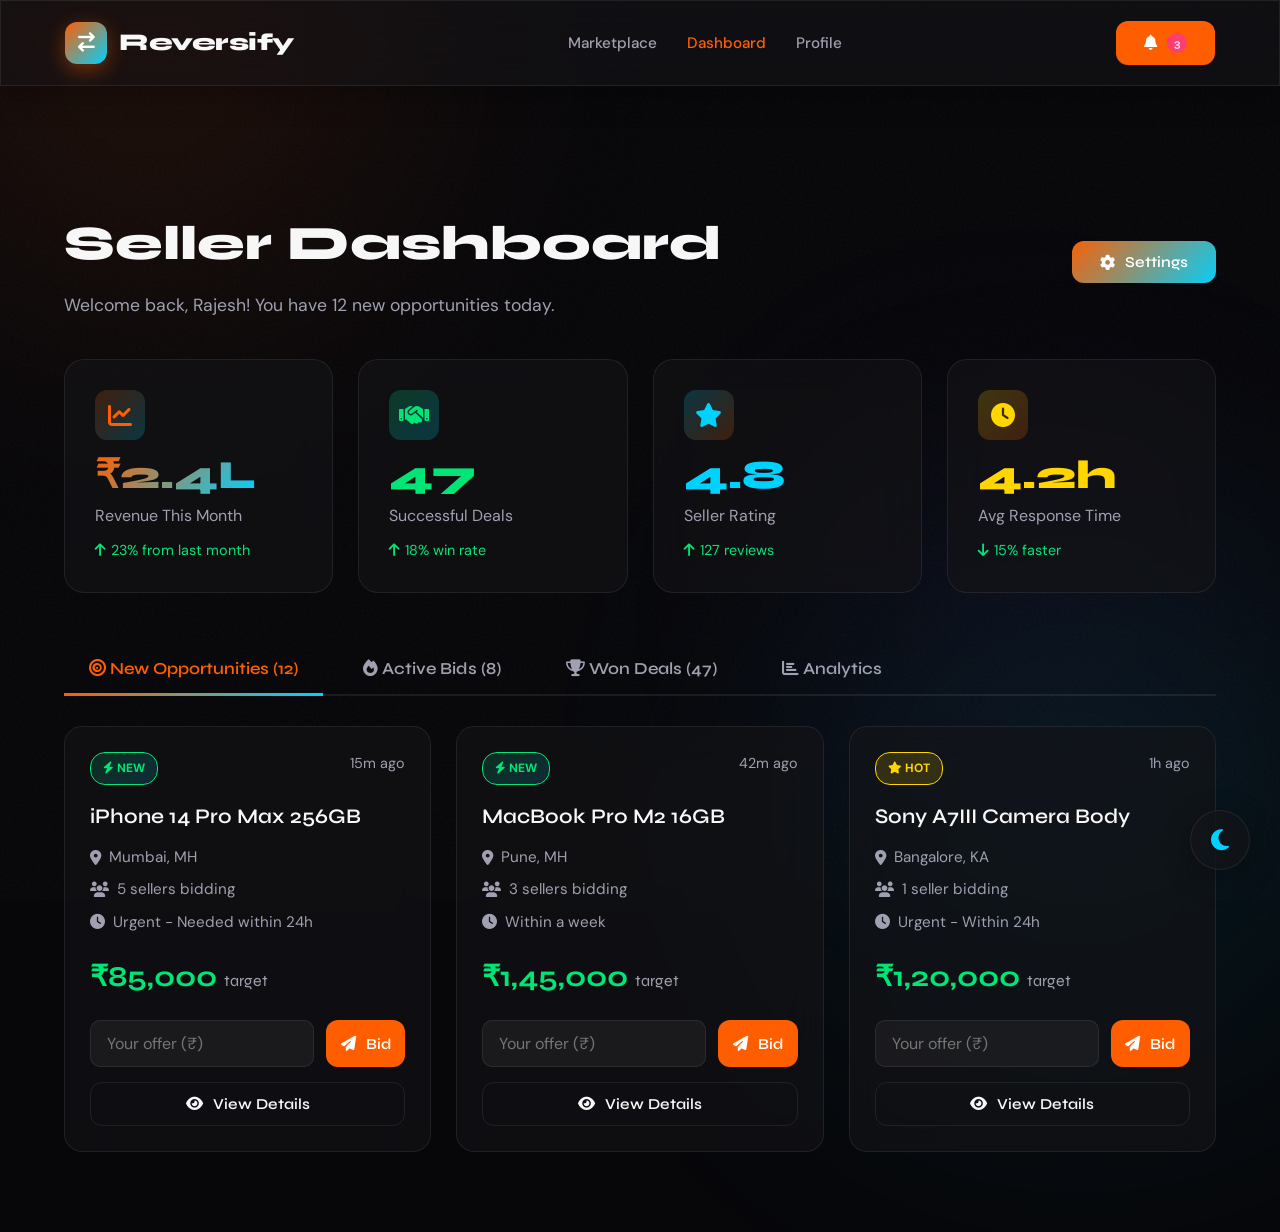
<file: Reversify/frontend/seller-dashboard.html>
<!DOCTYPE html>
<html lang="en">
<head>
    <meta charset="UTF-8">
    <meta name="viewport" content="width=device-width, initial-scale=1.0">
    <title>Seller Dashboard | Reversify</title>
    <link rel="stylesheet" href="style.css">
    
    <link rel="preconnect" href="https://fonts.googleapis.com">
    <link rel="preconnect" href="https://fonts.gstatic.com" crossorigin>
    <link href="https://fonts.googleapis.com/css2?family=Syne:wght@400;500;600;700;800&family=DM+Sans:wght@300;400;500;600;700&display=swap" rel="stylesheet">
    
    <link rel="stylesheet" href="https://cdnjs.cloudflare.com/ajax/libs/font-awesome/6.4.0/css/all.min.css">
    
    <style>
        .dashboard {
            min-height: 100vh;
            padding: 120px 5% 80px;
        }
        
        .dashboard-header {
            display: flex;
            justify-content: space-between;
            align-items: center;
            margin-bottom: 40px;
            flex-wrap: wrap;
            gap: 20px;
        }
        
        .dashboard-title h1 {
            font-family: var(--font-heading);
            font-size: clamp(2rem, 4vw, 3rem);
            font-weight: 800;
            margin-bottom: 8px;
        }
        
        .dashboard-title p {
            color: var(--text-muted);
            font-size: 1.1rem;
        }
        
        .dashboard-stats {
            display: grid;
            grid-template-columns: repeat(auto-fit, minmax(250px, 1fr));
            gap: 25px;
            margin-bottom: 50px;
        }
        
        .stat-card {
            background: var(--bg-card);
            backdrop-filter: blur(20px);
            border: 1px solid var(--border-light);
            border-radius: 20px;
            padding: 30px;
            transition: all 0.3s var(--transition-smooth);
        }
        
        .stat-card:hover {
            transform: translateY(-5px);
            box-shadow: 0 15px 40px var(--shadow);
        }
        
        .stat-card-header {
            display: flex;
            justify-content: space-between;
            align-items: center;
            margin-bottom: 15px;
        }
        
        .stat-card-icon {
            width: 50px;
            height: 50px;
            border-radius: 12px;
            display: flex;
            align-items: center;
            justify-content: center;
            font-size: 1.5rem;
        }
        
        .stat-card-value {
            font-family: var(--font-heading);
            font-size: 2.5rem;
            font-weight: 800;
            line-height: 1;
            margin-bottom: 8px;
        }
        
        .stat-card-label {
            color: var(--text-muted);
            font-size: 1rem;
        }
        
        .stat-card-change {
            font-size: 0.9rem;
            margin-top: 10px;
            display: flex;
            align-items: center;
            gap: 5px;
        }
        
        .stat-card-change.positive {
            color: var(--success);
        }
        
        .stat-card-change.negative {
            color: var(--danger);
        }
        
        .dashboard-tabs {
            display: flex;
            gap: 15px;
            margin-bottom: 30px;
            border-bottom: 2px solid var(--border-light);
            flex-wrap: wrap;
        }
        
        .tab-btn {
            background: none;
            border: none;
            padding: 15px 25px;
            font-family: var(--font-heading);
            font-size: 1.05rem;
            font-weight: 600;
            color: var(--text-muted);
            cursor: pointer;
            position: relative;
            transition: all 0.3s var(--transition-smooth);
        }
        
        .tab-btn:hover {
            color: var(--text-main);
        }
        
        .tab-btn.active {
            color: var(--primary);
        }
        
        .tab-btn.active::after {
            content: '';
            position: absolute;
            bottom: -2px;
            left: 0;
            right: 0;
            height: 3px;
            background: linear-gradient(90deg, var(--primary), var(--accent));
        }
        
        .tab-content {
            display: none;
        }
        
        .tab-content.active {
            display: block;
        }
        
        .opportunities-grid {
            display: grid;
            grid-template-columns: repeat(auto-fill, minmax(350px, 1fr));
            gap: 25px;
        }
        
        .opportunity-card {
            background: var(--bg-card);
            backdrop-filter: blur(20px);
            border: 1px solid var(--border-light);
            border-radius: 18px;
            padding: 25px;
            transition: all 0.3s var(--transition-smooth);
        }
        
        .opportunity-card:hover {
            transform: translateY(-5px);
            box-shadow: 0 15px 40px var(--shadow);
        }
        
        .opp-header {
            display: flex;
            justify-content: space-between;
            align-items: flex-start;
            margin-bottom: 15px;
        }
        
        .opp-badge {
            background: linear-gradient(135deg, rgba(0, 230, 118, 0.15), rgba(0, 210, 255, 0.15));
            color: var(--success);
            padding: 6px 12px;
            border-radius: 15px;
            font-size: 0.75rem;
            font-weight: 700;
            border: 1px solid var(--success);
        }
        
        .opp-time {
            color: var(--text-muted);
            font-size: 0.9rem;
        }
        
        .opp-title {
            font-family: var(--font-heading);
            font-size: 1.3rem;
            font-weight: 600;
            margin-bottom: 12px;
            color: var(--text-main);
        }
        
        .opp-meta {
            display: flex;
            flex-direction: column;
            gap: 8px;
            margin-bottom: 20px;
        }
        
        .opp-meta-item {
            display: flex;
            align-items: center;
            gap: 8px;
            color: var(--text-muted);
            font-size: 0.95rem;
        }
        
        .opp-price {
            font-family: var(--font-heading);
            font-size: 1.8rem;
            font-weight: 700;
            color: var(--success);
            margin-bottom: 20px;
        }
        
        .bid-form {
            display: flex;
            gap: 12px;
            margin-bottom: 15px;
        }
        
        .bid-input {
            flex: 1;
            padding: 12px 16px;
            border-radius: 10px;
            border: 1px solid var(--border-light);
            background: var(--bg-elevated);
            color: var(--text-main);
            font-family: var(--font-body);
            font-size: 1rem;
        }
        
        .bid-input:focus {
            outline: none;
            border-color: var(--primary);
            box-shadow: 0 0 15px var(--primary-glow);
        }
        
        .analysis-chart {
            background: var(--bg-card);
            backdrop-filter: blur(20px);
            border: 1px solid var(--border-light);
            border-radius: 20px;
            padding: 35px;
            margin-bottom: 30px;
        }
        
        .chart-header {
            font-family: var(--font-heading);
            font-size: 1.5rem;
            font-weight: 700;
            margin-bottom: 25px;
            display: flex;
            align-items: center;
            gap: 12px;
        }
        
        .chart-placeholder {
            height: 300px;
            background: var(--bg-elevated);
            border-radius: 12px;
            display: flex;
            align-items: center;
            justify-content: center;
            color: var(--text-muted);
        }
    </style>
</head>
<body>
    <!-- Theme Toggle -->
    <button class="theme-toggle" id="themeToggle" aria-label="Toggle theme">
        <i class="fa-solid fa-sun sun-icon"></i>
        <i class="fa-solid fa-moon moon-icon"></i>
    </button>

    <!-- Background -->
    <div class="bg-orb orb-1"></div>
    <div class="bg-orb orb-2"></div>
    <div class="bg-orb orb-3"></div>
    <div class="noise-overlay"></div>

    <!-- NAVBAR -->
    <header class="navbar glass">
        <div class="logo" onclick="window.location.href='index.html'" style="cursor: pointer;">
            <div class="logo-icon">
                <i class="fa-solid fa-arrow-right-arrow-left"></i>
            </div>
            <span class="logo-text">Reversify</span>
        </div>
        
        <nav class="nav-links">
            <a href="index.html#marketplace" class="nav-link">Marketplace</a>
            <a href="seller-dashboard.html" class="nav-link" style="color: var(--primary);">Dashboard</a>
            <a href="profile.html" class="nav-link">Profile</a>
        </nav>
        
        <div class="nav-actions">
            <button class="btn btn-primary">
                <i class="fa-solid fa-bell"></i>
                <span style="background: var(--danger); border-radius: 50%; width: 20px; height: 20px; display: flex; align-items: center; justify-content: center; font-size: 0.7rem;">3</span>
            </button>
        </div>
    </header>

    <div class="dashboard">
        <div class="dashboard-header">
            <div class="dashboard-title">
                <h1>Seller Dashboard</h1>
                <p>Welcome back, Rajesh! You have 12 new opportunities today.</p>
            </div>
            <button class="btn btn-glow">
                <i class="fa-solid fa-cog"></i> Settings
            </button>
        </div>

        <!-- Stats Overview -->
        <div class="dashboard-stats">
            <div class="stat-card">
                <div class="stat-card-header">
                    <div class="stat-card-icon" style="background: linear-gradient(135deg, rgba(255, 94, 0, 0.2), rgba(0, 210, 255, 0.2)); color: var(--primary);">
                        <i class="fa-solid fa-chart-line"></i>
                    </div>
                </div>
                <div class="stat-card-value gradient-text">₹2.4L</div>
                <div class="stat-card-label">Revenue This Month</div>
                <div class="stat-card-change positive">
                    <i class="fa-solid fa-arrow-up"></i> 23% from last month
                </div>
            </div>

            <div class="stat-card">
                <div class="stat-card-header">
                    <div class="stat-card-icon" style="background: linear-gradient(135deg, rgba(0, 230, 118, 0.2), rgba(0, 210, 255, 0.2)); color: var(--success);">
                        <i class="fa-solid fa-handshake"></i>
                    </div>
                </div>
                <div class="stat-card-value" style="color: var(--success);">47</div>
                <div class="stat-card-label">Successful Deals</div>
                <div class="stat-card-change positive">
                    <i class="fa-solid fa-arrow-up"></i> 18% win rate
                </div>
            </div>

            <div class="stat-card">
                <div class="stat-card-header">
                    <div class="stat-card-icon" style="background: linear-gradient(135deg, rgba(0, 210, 255, 0.2), rgba(255, 94, 0, 0.2)); color: var(--accent);">
                        <i class="fa-solid fa-star"></i>
                    </div>
                </div>
                <div class="stat-card-value" style="color: var(--accent);">4.8</div>
                <div class="stat-card-label">Seller Rating</div>
                <div class="stat-card-change positive">
                    <i class="fa-solid fa-arrow-up"></i> 127 reviews
                </div>
            </div>

            <div class="stat-card">
                <div class="stat-card-header">
                    <div class="stat-card-icon" style="background: linear-gradient(135deg, rgba(255, 215, 0, 0.2), rgba(255, 94, 0, 0.2)); color: var(--warning);">
                        <i class="fa-solid fa-clock"></i>
                    </div>
                </div>
                <div class="stat-card-value" style="color: var(--warning);">4.2h</div>
                <div class="stat-card-label">Avg Response Time</div>
                <div class="stat-card-change positive">
                    <i class="fa-solid fa-arrow-down"></i> 15% faster
                </div>
            </div>
        </div>

        <!-- Dashboard Tabs -->
        <div class="dashboard-tabs">
            <button class="tab-btn active" data-tab="opportunities">
                <i class="fa-solid fa-bullseye"></i> New Opportunities (12)
            </button>
            <button class="tab-btn" data-tab="active">
                <i class="fa-solid fa-fire"></i> Active Bids (8)
            </button>
            <button class="tab-btn" data-tab="won">
                <i class="fa-solid fa-trophy"></i> Won Deals (47)
            </button>
            <button class="tab-btn" data-tab="analytics">
                <i class="fa-solid fa-chart-bar"></i> Analytics
            </button>
        </div>

        <!-- New Opportunities Tab -->
        <div class="tab-content active" id="opportunities">
            <div class="opportunities-grid">
                <div class="opportunity-card">
                    <div class="opp-header">
                        <span class="opp-badge"><i class="fa-solid fa-bolt"></i> NEW</span>
                        <span class="opp-time">15m ago</span>
                    </div>
                    <h3 class="opp-title">iPhone 14 Pro Max 256GB</h3>
                    <div class="opp-meta">
                        <div class="opp-meta-item">
                            <i class="fa-solid fa-location-dot"></i>
                            Mumbai, MH
                        </div>
                        <div class="opp-meta-item">
                            <i class="fa-solid fa-users"></i>
                            5 sellers bidding
                        </div>
                        <div class="opp-meta-item">
                            <i class="fa-solid fa-clock"></i>
                            Urgent - Needed within 24h
                        </div>
                    </div>
                    <div class="opp-price">₹85,000 <span style="font-size: 1rem; color: var(--text-muted); font-weight: 400;">target</span></div>
                    <div class="bid-form">
                        <input type="number" class="bid-input" placeholder="Your offer (₹)">
                        <button class="btn btn-primary">
                            <i class="fa-solid fa-paper-plane"></i> Bid
                        </button>
                    </div>
                    <button class="btn btn-ghost" style="width: 100%;">
                        <i class="fa-solid fa-eye"></i> View Details
                    </button>
                </div>

                <div class="opportunity-card">
                    <div class="opp-header">
                        <span class="opp-badge"><i class="fa-solid fa-bolt"></i> NEW</span>
                        <span class="opp-time">42m ago</span>
                    </div>
                    <h3 class="opp-title">MacBook Pro M2 16GB</h3>
                    <div class="opp-meta">
                        <div class="opp-meta-item">
                            <i class="fa-solid fa-location-dot"></i>
                            Pune, MH
                        </div>
                        <div class="opp-meta-item">
                            <i class="fa-solid fa-users"></i>
                            3 sellers bidding
                        </div>
                        <div class="opp-meta-item">
                            <i class="fa-solid fa-clock"></i>
                            Within a week
                        </div>
                    </div>
                    <div class="opp-price">₹1,45,000 <span style="font-size: 1rem; color: var(--text-muted); font-weight: 400;">target</span></div>
                    <div class="bid-form">
                        <input type="number" class="bid-input" placeholder="Your offer (₹)">
                        <button class="btn btn-primary">
                            <i class="fa-solid fa-paper-plane"></i> Bid
                        </button>
                    </div>
                    <button class="btn btn-ghost" style="width: 100%;">
                        <i class="fa-solid fa-eye"></i> View Details
                    </button>
                </div>

                <div class="opportunity-card">
                    <div class="opp-header">
                        <span class="opp-badge" style="background: rgba(255, 215, 0, 0.15); color: var(--warning); border-color: var(--warning);">
                            <i class="fa-solid fa-star"></i> HOT
                        </span>
                        <span class="opp-time">1h ago</span>
                    </div>
                    <h3 class="opp-title">Sony A7III Camera Body</h3>
                    <div class="opp-meta">
                        <div class="opp-meta-item">
                            <i class="fa-solid fa-location-dot"></i>
                            Bangalore, KA
                        </div>
                        <div class="opp-meta-item">
                            <i class="fa-solid fa-users"></i>
                            1 seller bidding
                        </div>
                        <div class="opp-meta-item">
                            <i class="fa-solid fa-clock"></i>
                            Urgent - Within 24h
                        </div>
                    </div>
                    <div class="opp-price">₹1,20,000 <span style="font-size: 1rem; color: var(--text-muted); font-weight: 400;">target</span></div>
                    <div class="bid-form">
                        <input type="number" class="bid-input" placeholder="Your offer (₹)">
                        <button class="btn btn-primary">
                            <i class="fa-solid fa-paper-plane"></i> Bid
                        </button>
                    </div>
                    <button class="btn btn-ghost" style="width: 100%;">
                        <i class="fa-solid fa-eye"></i> View Details
                    </button>
                </div>
            </div>
        </div>

        <!-- Active Bids Tab -->
        <div class="tab-content" id="active">
            <p style="text-align: center; color: var(--text-muted); padding: 50px;">Your active bids will appear here</p>
        </div>

        <!-- Won Deals Tab -->
        <div class="tab-content" id="won">
            <p style="text-align: center; color: var(--text-muted); padding: 50px;">Your completed deals will appear here</p>
        </div>

        <!-- Analytics Tab -->
        <div class="tab-content" id="analytics">
            <div class="analysis-chart">
                <h3 class="chart-header">
                    <i class="fa-solid fa-chart-line"></i>
                    Revenue Trend (Last 6 Months)
                </h3>
                <div class="chart-placeholder">
                    <div style="text-align: center;">
                        <i class="fa-solid fa-chart-bar" style="font-size: 3rem; margin-bottom: 15px; opacity: 0.5;"></i>
                        <p>Chart visualization would be rendered here using Chart.js or similar library</p>
                    </div>
                </div>
            </div>

            <div class="dashboard-stats">
                <div class="stat-card">
                    <h4 style="margin-bottom: 15px; color: var(--text-muted);">Top Category</h4>
                    <div class="stat-card-value" style="font-size: 2rem;">Electronics</div>
                    <p style="color: var(--text-muted); margin-top: 8px;">28 deals completed</p>
                </div>
                <div class="stat-card">
                    <h4 style="margin-bottom: 15px; color: var(--text-muted);">Best Month</h4>
                    <div class="stat-card-value" style="font-size: 2rem;">January</div>
                    <p style="color: var(--text-muted); margin-top: 8px;">₹3.2L revenue</p>
                </div>
                <div class="stat-card">
                    <h4 style="margin-bottom: 15px; color: var(--text-muted);">Avg Deal Size</h4>
                    <div class="stat-card-value" style="font-size: 2rem;">₹51K</div>
                    <p style="color: var(--text-muted); margin-top: 8px;">Per transaction</p>
                </div>
            </div>
        </div>
    </div>

    <script src="script.js"></script>
    <script>
        // Tab switching
        const tabBtns = document.querySelectorAll('.tab-btn');
        const tabContents = document.querySelectorAll('.tab-content');

        tabBtns.forEach(btn => {
            btn.addEventListener('click', () => {
                // Remove active from all
                tabBtns.forEach(b => b.classList.remove('active'));
                tabContents.forEach(c => c.classList.remove('active'));

                // Add active to clicked
                btn.classList.add('active');
                const tabId = btn.dataset.tab;
                document.getElementById(tabId).classList.add('active');
            });
        });
    </script>
</body>
</html>
</file>
<file: Reversify/frontend/style.css>
/* ===================================
   REVERSIFY - Next Gen E-Commerce
   Enhanced with Light/Dark Mode
   =================================== */

:root {
    /* Dark Theme (Default) */
    --bg-dark: #07070a;
    --bg-card: rgba(20, 20, 24, 0.6);
    --bg-elevated: rgba(30, 30, 34, 0.8);
    --border-light: rgba(255, 255, 255, 0.08);
    --primary: #ff5e00;
    --primary-glow: rgba(255, 94, 0, 0.4);
    --primary-dark: #e65500;
    --accent: #00d2ff;
    --accent-glow: rgba(0, 210, 255, 0.3);
    --text-main: #f8f8f8;
    --text-muted: #a0a0b0;
    --success: #00e676;
    --warning: #ffd600;
    --danger: #ff3d71;
    --shadow: rgba(0, 0, 0, 0.3);
    
    /* Typography */
    --font-heading: 'Syne', sans-serif;
    --font-body: 'DM Sans', sans-serif;
    
    /* Transitions */
    --transition-smooth: cubic-bezier(0.4, 0, 0.2, 1);
    --transition-bounce: cubic-bezier(0.68, -0.55, 0.265, 1.55);
}

/* Light Theme */
[data-theme="light"] {
    --bg-dark: #f5f7fa;
    --bg-card: rgba(255, 255, 255, 0.9);
    --bg-elevated: rgba(255, 255, 255, 0.95);
    --border-light: rgba(0, 0, 0, 0.08);
    --primary: #0066ff;
    --primary-glow: rgba(0, 102, 255, 0.3);
    --primary-dark: #0052cc;
    --accent: #00a8e8;
    --accent-glow: rgba(0, 168, 232, 0.2);
    --text-main: #1a1a1a;
    --text-muted: #5a5a6a;
    --success: #00c853;
    --warning: #ff9100;
    --danger: #ff1744;
    --shadow: rgba(0, 0, 0, 0.08);
}

/* ===================================
   RESET & BASE STYLES
   =================================== */

* {
    box-sizing: border-box;
    margin: 0;
    padding: 0;
}

html {
    scroll-behavior: smooth;
    overflow-x: hidden;
}

body {
    font-family: var(--font-body);
    background-color: var(--bg-dark);
    color: var(--text-main);
    line-height: 1.6;
    overflow-x: hidden;
    transition: background-color 0.3s var(--transition-smooth),
                color 0.3s var(--transition-smooth);
}

::selection {
    background: var(--primary-glow);
    color: white;
}

/* ===================================
   THEME TOGGLE BUTTON
   =================================== */

.theme-toggle {
    position: fixed;
    bottom: 30px;
    right: 30px;
    width: 60px;
    height: 60px;
    border-radius: 50%;
    background: var(--bg-card);
    backdrop-filter: blur(20px);
    border: 1px solid var(--border-light);
    cursor: pointer;
    z-index: 1000;
    display: flex;
    align-items: center;
    justify-content: center;
    font-size: 1.5rem;
    transition: all 0.3s var(--transition-bounce);
    box-shadow: 0 8px 30px var(--shadow);
}

.theme-toggle:hover {
    transform: translateY(-5px) scale(1.05);
    box-shadow: 0 15px 40px var(--shadow);
}

.theme-toggle .sun-icon {
    color: var(--warning);
    display: none;
}

.theme-toggle .moon-icon {
    color: var(--accent);
    display: block;
}

[data-theme="light"] .theme-toggle .sun-icon {
    display: block;
}

[data-theme="light"] .theme-toggle .moon-icon {
    display: none;
}

.theme-toggle:active {
    transform: scale(0.95);
}

/* ===================================
   BACKGROUND ANIMATIONS
   =================================== */

.bg-orb {
    position: fixed;
    border-radius: 50%;
    filter: blur(140px);
    z-index: -1;
    opacity: 0.6;
    animation: float 25s infinite alternate var(--transition-smooth);
    pointer-events: none;
}

.orb-1 {
    width: 600px;
    height: 600px;
    background: radial-gradient(circle, var(--primary-glow), transparent 70%);
    top: -250px;
    left: -150px;
}

.orb-2 {
    width: 700px;
    height: 700px;
    background: radial-gradient(circle, var(--accent-glow), transparent 70%);
    bottom: -250px;
    right: -150px;
    animation-delay: -8s;
}

.orb-3 {
    width: 500px;
    height: 500px;
    background: radial-gradient(circle, rgba(200, 0, 255, 0.15), transparent 70%);
    top: 40%;
    left: 60%;
    animation-delay: -15s;
}

[data-theme="light"] .bg-orb {
    opacity: 0.3;
    filter: blur(180px);
}

.noise-overlay {
    position: fixed;
    top: 0;
    left: 0;
    width: 100%;
    height: 100%;
    background-image: url("data:image/svg+xml,%3Csvg viewBox='0 0 400 400' xmlns='http://www.w3.org/2000/svg'%3E%3Cfilter id='noiseFilter'%3E%3CfeTurbulence type='fractalNoise' baseFrequency='0.9' numOctaves='4' stitchTiles='stitch'/%3E%3C/filter%3E%3Crect width='100%25' height='100%25' filter='url(%23noiseFilter)'/%3E%3C/svg%3E");
    opacity: 0.03;
    pointer-events: none;
    z-index: 0;
}

[data-theme="light"] .noise-overlay {
    opacity: 0.015;
}

/* ===================================
   UTILITY CLASSES
   =================================== */

/* Screen-reader-only (SEO hidden text) */
.sr-only {
    position: absolute;
    width: 1px;
    height: 1px;
    padding: 0;
    margin: -1px;
    overflow: hidden;
    clip: rect(0, 0, 0, 0);
    white-space: nowrap;
    border: 0;
}

.glass {
    background: var(--bg-card);
    backdrop-filter: blur(20px) saturate(180%);
    -webkit-backdrop-filter: blur(20px) saturate(180%);
    border: 1px solid var(--border-light);
    box-shadow: 0 8px 32px var(--shadow);
}

.gradient-text {
    background: linear-gradient(135deg, var(--primary), var(--accent));
    -webkit-background-clip: text;
    -webkit-text-fill-color: transparent;
    background-clip: text;
    display: inline-block;
}

.section-header {
    text-align: center;
    margin-bottom: 60px;
}

.section-header h2 {
    font-family: var(--font-heading);
    font-size: clamp(2rem, 4vw, 3rem);
    font-weight: 700;
    margin-bottom: 15px;
    letter-spacing: -0.5px;
}

.section-header p {
    color: var(--text-muted);
    font-size: clamp(1rem, 2vw, 1.2rem);
    max-width: 700px;
    margin: 0 auto;
}

/* ===================================
   BUTTONS
   =================================== */

.btn {
    font-family: var(--font-heading);
    font-weight: 600;
    font-size: 0.95rem;
    padding: 12px 28px;
    border-radius: 12px;
    border: none;
    cursor: pointer;
    transition: all 0.3s var(--transition-smooth);
    display: inline-flex;
    align-items: center;
    justify-content: center;
    gap: 10px;
    white-space: nowrap;
    position: relative;
    overflow: hidden;
}

.btn::before {
    content: '';
    position: absolute;
    top: 50%;
    left: 50%;
    width: 0;
    height: 0;
    border-radius: 50%;
    background: rgba(255, 255, 255, 0.3);
    transform: translate(-50%, -50%);
    transition: width 0.6s, height 0.6s;
}

.btn:hover::before {
    width: 300px;
    height: 300px;
}

.btn-primary {
    background: var(--primary);
    color: white;
}

.btn-primary:hover {
    background: var(--primary-dark);
    transform: translateY(-2px);
    box-shadow: 0 8px 20px var(--primary-glow);
}

.btn-ghost {
    background: transparent;
    color: var(--text-main);
    border: 1px solid var(--border-light);
}

.btn-ghost:hover {
    background: var(--bg-elevated);
    border-color: var(--primary);
    color: var(--primary);
}

.btn-glow {
    background: linear-gradient(135deg, var(--primary), var(--accent));
    color: white;
    position: relative;
    z-index: 1;
}

.btn-glow::after {
    content: '';
    position: absolute;
    top: 0;
    left: 0;
    right: 0;
    bottom: 0;
    border-radius: inherit;
    background: linear-gradient(135deg, var(--primary), var(--accent));
    z-index: -1;
    filter: blur(15px);
    opacity: 0.6;
    transition: opacity 0.3s;
}

.btn-glow:hover::after {
    opacity: 1;
}

.btn-glow:hover {
    transform: translateY(-3px) scale(1.02);
    box-shadow: 0 15px 40px var(--primary-glow);
}

.btn-large {
    padding: 16px 40px;
    font-size: 1.1rem;
}

.btn:active {
    transform: scale(0.98);
}

/* Anchor tags styled as buttons */
a.btn {
    text-decoration: none;
}

/* ===================================
   NAVBAR
   =================================== */

.navbar {
    display: flex;
    justify-content: space-between;
    align-items: center;
    padding: 20px 5%;
    position: sticky;
    top: 0;
    z-index: 100;
    border-bottom: 1px solid var(--border-light);
    transition: all 0.3s var(--transition-smooth);
}

.navbar.scrolled {
    padding: 15px 5%;
    box-shadow: 0 10px 40px var(--shadow);
}

/* Logo with Swiper */
.logo-swiper {
    width: 200px;
    overflow: hidden;
}

.logo-swiper .swiper {
    height: 50px;
}

.logo {
    font-family: var(--font-heading);
    font-weight: 800;
    font-size: 1.5rem;
    display: flex;
    align-items: center;
    gap: 12px;
    letter-spacing: -0.5px;
}

.logo-icon {
    background: linear-gradient(135deg, var(--primary), var(--accent));
    color: white;
    width: 42px;
    height: 42px;
    display: flex;
    justify-content: center;
    align-items: center;
    border-radius: 12px;
    font-size: 1.2rem;
    box-shadow: 0 6px 20px var(--primary-glow);
    transition: all 0.3s var(--transition-smooth);
}

.logo-icon.pulse {
    animation: pulse-icon 2s infinite;
}

.logo-icon.rotate {
    animation: rotate-icon 3s linear infinite;
}

.logo:hover .logo-icon {
    transform: scale(1.1) rotate(10deg);
}

.nav-links {
    display: flex;
    gap: 30px;
}

.nav-link {
    color: var(--text-muted);
    text-decoration: none;
    font-weight: 500;
    font-size: 0.95rem;
    transition: all 0.3s var(--transition-smooth);
    position: relative;
}

.nav-link::after {
    content: '';
    position: absolute;
    bottom: -5px;
    left: 0;
    width: 0;
    height: 2px;
    background: var(--primary);
    transition: width 0.3s var(--transition-smooth);
}

.nav-link:hover {
    color: var(--text-main);
}

.nav-link:hover::after {
    width: 100%;
}

.nav-actions {
    display: flex;
    gap: 15px;
    align-items: center;
}

/* Mobile Menu */
.mobile-menu-toggle {
    display: none;
    flex-direction: column;
    gap: 6px;
    background: none;
    border: none;
    cursor: pointer;
    padding: 10px;
}

.mobile-menu-toggle span {
    width: 25px;
    height: 3px;
    background: var(--text-main);
    border-radius: 3px;
    transition: all 0.3s var(--transition-smooth);
}

.mobile-menu-toggle.active span:nth-child(1) {
    transform: rotate(45deg) translateY(10px);
}

.mobile-menu-toggle.active span:nth-child(2) {
    opacity: 0;
}

.mobile-menu-toggle.active span:nth-child(3) {
    transform: rotate(-45deg) translateY(-10px);
}

.mobile-menu {
    position: fixed;
    top: 80px;
    right: -100%;
    width: 300px;
    height: calc(100vh - 80px);
    padding: 30px;
    border-left: 1px solid var(--border-light);
    transition: right 0.4s var(--transition-smooth);
    z-index: 99;
}

.mobile-menu.active {
    right: 0;
}

.mobile-nav-links {
    display: flex;
    flex-direction: column;
    gap: 20px;
    margin-bottom: 30px;
}

.mobile-nav-link {
    color: var(--text-main);
    text-decoration: none;
    font-weight: 500;
    font-size: 1.1rem;
    padding: 10px 0;
    border-bottom: 1px solid var(--border-light);
    transition: all 0.3s var(--transition-smooth);
}

.mobile-nav-link:hover {
    color: var(--primary);
    padding-left: 10px;
}

.mobile-cta {
    width: 100%;
}

/* ===================================
   HERO SECTION
   =================================== */

.hero {
    text-align: center;
    padding: 140px 5% 100px;
    min-height: 90vh;
    display: flex;
    flex-direction: column;
    justify-content: center;
    align-items: center;
    position: relative;
}

.hero-badge {
    background: linear-gradient(135deg, rgba(255, 94, 0, 0.1), rgba(0, 210, 255, 0.1));
    color: var(--primary);
    padding: 10px 24px;
    border-radius: 25px;
    font-size: 0.95rem;
    font-weight: 600;
    margin-bottom: 35px;
    border: 1px solid var(--primary);
    display: inline-flex;
    align-items: center;
    gap: 10px;
}

[data-theme="light"] .hero-badge {
    background: linear-gradient(135deg, rgba(0, 102, 255, 0.1), rgba(0, 168, 232, 0.1));
}

.hero-title {
    font-family: var(--font-heading);
    font-size: clamp(3rem, 7vw, 5.5rem);
    line-height: 1.1;
    font-weight: 800;
    letter-spacing: -2px;
    margin-bottom: 30px;
}

.title-line {
    display: block;
}

.hero-subtext {
    max-width: 750px;
    color: var(--text-muted);
    font-size: clamp(1.05rem, 2vw, 1.25rem);
    margin-bottom: 50px;
    line-height: 1.7;
}

.quick-post-bar {
    display: flex;
    align-items: center;
    padding: 10px;
    border-radius: 16px;
    max-width: 650px;
    width: 100%;
    margin-bottom: 70px;
    box-shadow: 0 20px 60px var(--shadow);
    transition: all 0.3s var(--transition-smooth);
}

.quick-post-bar:hover {
    transform: translateY(-2px);
    box-shadow: 0 25px 70px var(--shadow);
}

.search-icon {
    color: var(--text-muted);
    font-size: 1.2rem;
    margin: 0 15px;
}

.quick-post-input {
    flex: 1;
    background: transparent;
    border: none;
    padding: 14px 10px;
    color: var(--text-main);
    font-family: var(--font-body);
    font-size: 1.05rem;
    outline: none;
}

.quick-post-input::placeholder {
    color: var(--text-muted);
    opacity: 0.6;
}

.hero-stats {
    display: flex;
    align-items: center;
    gap: 50px;
    opacity: 0.9;
    flex-wrap: wrap;
    justify-content: center;
}

.stat-item {
    text-align: center;
}

.stat-item h3 {
    font-family: var(--font-heading);
    font-size: clamp(1.8rem, 3vw, 2.5rem);
    font-weight: 800;
    margin-bottom: 5px;
    background: linear-gradient(135deg, var(--primary), var(--accent));
    -webkit-background-clip: text;
    -webkit-text-fill-color: transparent;
    background-clip: text;
}

.stat-item p {
    color: var(--text-muted);
    font-size: 0.9rem;
    text-transform: uppercase;
    letter-spacing: 1.5px;
    font-weight: 600;
}

.divider {
    height: 50px;
    width: 1px;
    background: var(--border-light);
}

.scroll-indicator {
    position: absolute;
    bottom: 40px;
    display: flex;
    flex-direction: column;
    align-items: center;
    gap: 10px;
    opacity: 0.7;
    animation: bounce 2s infinite;
}

.mouse {
    width: 30px;
    height: 50px;
    border: 2px solid var(--text-muted);
    border-radius: 20px;
    position: relative;
}

.wheel {
    width: 4px;
    height: 10px;
    background: var(--text-muted);
    border-radius: 2px;
    position: absolute;
    top: 10px;
    left: 50%;
    transform: translateX(-50%);
    animation: scroll-wheel 2s infinite;
}

.scroll-indicator p {
    font-size: 0.85rem;
    color: var(--text-muted);
    text-transform: uppercase;
    letter-spacing: 1px;
}

/* ===================================
   MARKETPLACE SECTION
   =================================== */

.marketplace {
    padding: 100px 5%;
    position: relative;
}

.marketplace-controls {
    display: flex;
    gap: 20px;
    margin-bottom: 40px;
    flex-wrap: wrap;
    align-items: center;
}

.search-bar {
    flex: 1;
    min-width: 300px;
    display: flex;
    align-items: center;
    padding: 12px 20px;
    border-radius: 12px;
    gap: 12px;
}

.search-bar i {
    color: var(--text-muted);
}

.search-bar input {
    flex: 1;
    background: transparent;
    border: none;
    color: var(--text-main);
    font-family: var(--font-body);
    font-size: 1rem;
    outline: none;
}

.filter-controls {
    display: flex;
    gap: 12px;
    flex-wrap: wrap;
}

.filter-chip {
    background: var(--bg-card);
    border: 1px solid var(--border-light);
    color: var(--text-muted);
    padding: 10px 20px;
    border-radius: 25px;
    cursor: pointer;
    font-family: var(--font-body);
    transition: all 0.3s var(--transition-smooth);
    font-weight: 500;
    display: flex;
    align-items: center;
    gap: 8px;
}

.filter-chip:hover {
    background: var(--bg-elevated);
    color: var(--text-main);
    transform: translateY(-2px);
}

.filter-chip.active {
    background: linear-gradient(135deg, rgba(255, 94, 0, 0.2), rgba(0, 210, 255, 0.2));
    border-color: var(--primary);
    color: var(--primary);
}

[data-theme="light"] .filter-chip.active {
    background: linear-gradient(135deg, rgba(0, 102, 255, 0.15), rgba(0, 168, 232, 0.15));
}

.view-toggle {
    display: flex;
    gap: 8px;
    background: var(--bg-card);
    padding: 6px;
    border-radius: 12px;
    border: 1px solid var(--border-light);
}

.view-btn {
    background: transparent;
    border: none;
    color: var(--text-muted);
    padding: 8px 16px;
    border-radius: 8px;
    cursor: pointer;
    transition: all 0.3s var(--transition-smooth);
}

.view-btn.active {
    background: var(--primary);
    color: white;
}

.live-indicator {
    display: inline-flex;
    align-items: center;
    gap: 10px;
    padding: 8px 16px;
    background: var(--bg-card);
    border: 1px solid var(--border-light);
    border-radius: 20px;
    margin-bottom: 30px;
    font-size: 0.9rem;
    color: var(--text-muted);
}

.pulse-dot {
    width: 10px;
    height: 10px;
    border-radius: 50%;
    background: var(--success);
    animation: pulse-dot 2s infinite;
}

.requests-grid {
    display: grid;
    grid-template-columns: repeat(auto-fill, minmax(340px, 1fr));
    gap: 30px;
    margin-bottom: 50px;
}

.request-card {
    border-radius: 20px;
    padding: 28px;
    transition: all 0.4s var(--transition-bounce);
    display: flex;
    flex-direction: column;
    height: 100%;
    position: relative;
    overflow: hidden;
    cursor: pointer;
}

.request-card::before {
    content: '';
    position: absolute;
    top: 0;
    left: 0;
    right: 0;
    height: 4px;
    background: linear-gradient(90deg, var(--primary), var(--accent));
    opacity: 0;
    transition: opacity 0.3s;
}

.request-card:hover {
    transform: translateY(-10px);
    box-shadow: 0 20px 50px var(--shadow);
}

.request-card:hover::before {
    opacity: 1;
}

.card-header {
    display: flex;
    justify-content: space-between;
    align-items: flex-start;
    margin-bottom: 18px;
}

.urgent-tag {
    background: rgba(255, 61, 113, 0.15);
    color: var(--danger);
    font-size: 0.75rem;
    font-weight: 700;
    padding: 6px 12px;
    border-radius: 15px;
    border: 1px solid rgba(255, 61, 113, 0.3);
    display: flex;
    align-items: center;
    gap: 6px;
    animation: pulse-tag 2s infinite;
}

.category-tag {
    background: var(--bg-elevated);
    color: var(--text-muted);
    font-size: 0.75rem;
    padding: 6px 12px;
    border-radius: 15px;
    font-weight: 600;
}

.request-title {
    font-family: var(--font-heading);
    font-size: 1.35rem;
    font-weight: 600;
    margin-bottom: 12px;
    color: var(--text-main);
    line-height: 1.3;
}

.request-meta {
    display: flex;
    gap: 18px;
    color: var(--text-muted);
    font-size: 0.9rem;
    margin-bottom: 22px;
    flex-wrap: wrap;
}

.meta-item {
    display: flex;
    align-items: center;
    gap: 6px;
}

.target-price {
    font-family: var(--font-heading);
    font-size: 1.7rem;
    font-weight: 700;
    color: var(--success);
    margin-bottom: 22px;
    display: flex;
    align-items: center;
    gap: 10px;
}

.target-price span {
    font-size: 0.85rem;
    color: var(--text-muted);
    font-weight: 400;
}

.bidders {
    display: flex;
    align-items: center;
    margin-bottom: 28px;
    flex-grow: 1;
}

.avatars {
    display: flex;
}

.avatar {
    width: 36px;
    height: 36px;
    border-radius: 50%;
    border: 3px solid var(--bg-dark);
    margin-left: -12px;
    background-size: cover;
    background-position: center;
    transition: all 0.3s var(--transition-smooth);
}

.avatar:first-child {
    margin-left: 0;
}

.avatar:hover {
    transform: translateY(-3px) scale(1.1);
    z-index: 10;
}

.bidders-info {
    margin-left: 12px;
    font-size: 0.9rem;
    color: var(--text-muted);
}

.bidders-info strong {
    color: var(--text-main);
    font-weight: 600;
}

.card-action {
    width: 100%;
    justify-content: center;
}

.load-more-container {
    text-align: center;
    margin-top: 50px;
}

/* ===================================
   HOW IT WORKS SECTION
   =================================== */

.how {
    padding: 120px 5%;
    position: relative;
    background: linear-gradient(180deg, transparent, rgba(255, 94, 0, 0.02), transparent);
}

[data-theme="light"] .how {
    background: linear-gradient(180deg, transparent, rgba(0, 102, 255, 0.02), transparent);
}

.steps {
    display: grid;
    grid-template-columns: 1fr auto 1fr auto 1fr;
    gap: 0;
    max-width: 1400px;
    margin: 0 auto 80px;
    align-items: center;
}

.connection-line {
    width: 80px;
    height: 2px;
    background: linear-gradient(90deg, var(--primary), var(--accent));
    position: relative;
}

.connection-line::after {
    content: '';
    position: absolute;
    right: -8px;
    top: 50%;
    transform: translateY(-50%);
    width: 0;
    height: 0;
    border-left: 8px solid var(--accent);
    border-top: 6px solid transparent;
    border-bottom: 6px solid transparent;
}

.step {
    padding: 45px 35px;
    border-radius: 24px;
    text-align: center;
    transition: all 0.4s var(--transition-bounce);
    position: relative;
}

.step:hover {
    transform: translateY(-12px);
    box-shadow: 0 25px 60px var(--shadow);
}

.step-number {
    position: absolute;
    top: -15px;
    left: 50%;
    transform: translateX(-50%);
    background: linear-gradient(135deg, var(--primary), var(--accent));
    color: white;
    width: 50px;
    height: 50px;
    border-radius: 50%;
    display: flex;
    align-items: center;
    justify-content: center;
    font-family: var(--font-heading);
    font-weight: 800;
    font-size: 1.1rem;
    box-shadow: 0 8px 25px var(--primary-glow);
}

.step-icon {
    width: 80px;
    height: 80px;
    background: linear-gradient(135deg, rgba(255, 94, 0, 0.15), rgba(0, 210, 255, 0.15));
    color: var(--primary);
    font-size: 2rem;
    display: flex;
    justify-content: center;
    align-items: center;
    border-radius: 24px;
    margin: 20px auto 25px;
    border: 1px solid var(--primary);
    box-shadow: 0 0 30px var(--primary-glow);
    transition: all 0.3s var(--transition-smooth);
}

[data-theme="light"] .step-icon {
    background: linear-gradient(135deg, rgba(0, 102, 255, 0.15), rgba(0, 168, 232, 0.15));
}

.step:hover .step-icon {
    transform: scale(1.1) rotate(5deg);
}

.step h3 {
    font-family: var(--font-heading);
    font-size: 1.5rem;
    margin-bottom: 16px;
    font-weight: 700;
}

.step p {
    color: var(--text-muted);
    font-size: 1.05rem;
    line-height: 1.7;
    margin-bottom: 18px;
}

.step-feature {
    display: inline-flex;
    align-items: center;
    gap: 8px;
    background: var(--bg-elevated);
    padding: 8px 16px;
    border-radius: 20px;
    font-size: 0.9rem;
    color: var(--success);
}

/* Interactive Demo */
.demo-container {
    max-width: 800px;
    margin: 0 auto;
    text-align: center;
}

.demo-container h3 {
    font-family: var(--font-heading);
    font-size: 1.8rem;
    margin-bottom: 30px;
}

.demo-box {
    padding: 50px;
    border-radius: 24px;
    min-height: 300px;
    display: flex;
    align-items: center;
    justify-content: center;
}

.demo-step {
    display: none;
    flex-direction: column;
    gap: 25px;
    width: 100%;
}

.demo-step.active {
    display: flex;
}

.demo-step h4 {
    font-family: var(--font-heading);
    font-size: 1.5rem;
    color: var(--primary);
}

.demo-input {
    width: 100%;
    padding: 15px 20px;
    border-radius: 12px;
    border: 1px solid var(--border-light);
    background: var(--bg-elevated);
    color: var(--text-main);
    font-family: var(--font-body);
    font-size: 1.05rem;
    outline: none;
    transition: all 0.3s var(--transition-smooth);
}

.demo-input:focus {
    border-color: var(--primary);
    box-shadow: 0 0 20px var(--primary-glow);
}

.demo-bids {
    display: flex;
    flex-direction: column;
    gap: 15px;
}

.demo-bid {
    padding: 20px;
    background: var(--bg-elevated);
    border-radius: 12px;
    border: 1px solid var(--border-light);
    font-size: 1.2rem;
    font-weight: 600;
    animation: slide-in-right 0.5s var(--transition-smooth) forwards;
    opacity: 0;
}

.demo-bid:nth-child(1) {
    animation-delay: 0.2s;
}

.demo-bid:nth-child(2) {
    animation-delay: 0.4s;
    color: var(--accent);
}

.demo-bid:nth-child(3) {
    animation-delay: 0.6s;
    color: var(--success);
    border-color: var(--success);
}

/* ===================================
   AI FEATURES SECTION
   =================================== */

.ai {
    padding: 120px 5%;
}

.sparkle {
    animation: sparkle 2s infinite;
}

.ai-grid {
    display: grid;
    grid-template-columns: repeat(auto-fit, minmax(380px, 1fr));
    gap: 35px;
    max-width: 1400px;
    margin: 0 auto;
}

.ai-card {
    padding: 45px;
    border-radius: 24px;
    display: flex;
    flex-direction: column;
    gap: 22px;
    border-left: 4px solid var(--accent);
    transition: all 0.4s var(--transition-smooth);
}

.ai-card:hover {
    transform: translateY(-8px);
    box-shadow: 0 25px 60px var(--shadow);
    border-left-width: 6px;
}

.ai-card-header {
    display: flex;
    justify-content: space-between;
    align-items: center;
}

.ai-card-icon {
    font-size: 2.8rem;
    color: var(--accent);
    transition: all 0.3s var(--transition-smooth);
}

.ai-card:hover .ai-card-icon {
    transform: scale(1.15) rotate(5deg);
}

.ai-badge {
    background: linear-gradient(135deg, rgba(0, 210, 255, 0.15), rgba(255, 94, 0, 0.15));
    color: var(--accent);
    padding: 6px 14px;
    border-radius: 20px;
    font-size: 0.75rem;
    font-weight: 700;
    text-transform: uppercase;
    letter-spacing: 0.5px;
    border: 1px solid var(--accent);
}

.ai-card h3 {
    font-family: var(--font-heading);
    font-size: 1.7rem;
    font-weight: 700;
}

.ai-card p {
    color: var(--text-muted);
    font-size: 1.1rem;
    line-height: 1.7;
}

.ai-stats {
    display: flex;
    gap: 30px;
    margin-top: 10px;
}

.ai-stat {
    display: flex;
    flex-direction: column;
}

.ai-stat strong {
    font-family: var(--font-heading);
    font-size: 1.8rem;
    font-weight: 800;
    background: linear-gradient(135deg, var(--primary), var(--accent));
    -webkit-background-clip: text;
    -webkit-text-fill-color: transparent;
    background-clip: text;
}

.ai-stat span {
    color: var(--text-muted);
    font-size: 0.85rem;
    text-transform: uppercase;
    letter-spacing: 1px;
}

/* ===================================
   PRICING SECTION
   =================================== */

.pricing {
    padding: 120px 5%;
    background: linear-gradient(180deg, transparent, rgba(0, 0, 0, 0.2), transparent);
}

[data-theme="light"] .pricing {
    background: linear-gradient(180deg, transparent, rgba(0, 0, 0, 0.03), transparent);
}

.pricing-grid {
    display: grid;
    grid-template-columns: repeat(auto-fit, minmax(320px, 1fr));
    gap: 35px;
    max-width: 1200px;
    margin: 0 auto;
}

.pricing-card {
    padding: 45px 35px;
    border-radius: 24px;
    display: flex;
    flex-direction: column;
    gap: 25px;
    transition: all 0.4s var(--transition-bounce);
    position: relative;
}

.pricing-card:hover {
    transform: translateY(-12px) scale(1.02);
    box-shadow: 0 30px 70px var(--shadow);
}

.pricing-card.featured {
    border: 2px solid var(--primary);
    background: linear-gradient(135deg, rgba(255, 94, 0, 0.05), rgba(0, 210, 255, 0.05));
}

[data-theme="light"] .pricing-card.featured {
    background: linear-gradient(135deg, rgba(0, 102, 255, 0.05), rgba(0, 168, 232, 0.05));
}

.popular-badge {
    position: absolute;
    top: -15px;
    left: 50%;
    transform: translateX(-50%);
    background: linear-gradient(135deg, var(--primary), var(--accent));
    color: white;
    padding: 8px 20px;
    border-radius: 20px;
    font-size: 0.85rem;
    font-weight: 700;
    box-shadow: 0 8px 25px var(--primary-glow);
}

.pricing-header {
    display: flex;
    justify-content: space-between;
    align-items: center;
}

.pricing-header h3 {
    font-family: var(--font-heading);
    font-size: 1.8rem;
    font-weight: 700;
}

.pricing-icon {
    width: 60px;
    height: 60px;
    background: linear-gradient(135deg, rgba(255, 94, 0, 0.15), rgba(0, 210, 255, 0.15));
    border-radius: 50%;
    display: flex;
    align-items: center;
    justify-content: center;
    font-size: 1.5rem;
    color: var(--primary);
}

.price {
    display: flex;
    flex-direction: column;
    gap: 5px;
}

.price .amount {
    font-family: var(--font-heading);
    font-size: 3.5rem;
    font-weight: 800;
    background: linear-gradient(135deg, var(--primary), var(--accent));
    -webkit-background-clip: text;
    -webkit-text-fill-color: transparent;
    background-clip: text;
    line-height: 1;
}

.price .period {
    color: var(--text-muted);
    font-size: 1.05rem;
}

.pricing-features {
    list-style: none;
    display: flex;
    flex-direction: column;
    gap: 15px;
    flex-grow: 1;
}

.pricing-features li {
    display: flex;
    align-items: center;
    gap: 12px;
    color: var(--text-muted);
    font-size: 1.05rem;
}

.pricing-features i {
    color: var(--success);
    font-size: 1.1rem;
}

/* ===================================
   TESTIMONIALS SECTION
   =================================== */

.testimonials {
    padding: 120px 5%;
}

.testimonials-grid {
    display: grid;
    grid-template-columns: repeat(auto-fit, minmax(350px, 1fr));
    gap: 35px;
    max-width: 1400px;
    margin: 0 auto;
}

.testimonial-card {
    padding: 40px;
    border-radius: 24px;
    display: flex;
    flex-direction: column;
    gap: 22px;
    transition: all 0.4s var(--transition-smooth);
}

.testimonial-card:hover {
    transform: translateY(-10px);
    box-shadow: 0 25px 60px var(--shadow);
}

.stars {
    color: var(--warning);
    font-size: 1.3rem;
}

.testimonial-card p {
    color: var(--text-main);
    font-size: 1.15rem;
    line-height: 1.7;
    font-style: italic;
}

.testimonial-author {
    display: flex;
    align-items: center;
    gap: 15px;
    margin-top: auto;
}

.testimonial-author img {
    width: 50px;
    height: 50px;
    border-radius: 50%;
    border: 2px solid var(--primary);
}

.testimonial-author strong {
    display: block;
    font-size: 1.05rem;
    font-weight: 600;
}

.testimonial-author span {
    font-size: 0.9rem;
    color: var(--text-muted);
}

/* ===================================
   CTA SECTION
   =================================== */

.cta {
    padding: 120px 5%;
    text-align: center;
}

.cta-content {
    background: linear-gradient(135deg, rgba(255, 94, 0, 0.12), rgba(0, 210, 255, 0.12));
    border: 2px solid var(--primary);
    border-radius: 40px;
    padding: 100px 40px;
    max-width: 1000px;
    margin: 0 auto;
    position: relative;
    overflow: hidden;
}

[data-theme="light"] .cta-content {
    background: linear-gradient(135deg, rgba(0, 102, 255, 0.1), rgba(0, 168, 232, 0.1));
}

.cta-content::after {
    content: '';
    position: absolute;
    top: -50%;
    left: -50%;
    width: 200%;
    height: 200%;
    background: radial-gradient(circle, var(--primary-glow) 0%, transparent 50%);
    animation: rotate-slow 25s linear infinite;
    z-index: -1;
}

.cta-content h2 {
    font-family: var(--font-heading);
    font-size: clamp(2.5rem, 5vw, 4rem);
    font-weight: 800;
    margin-bottom: 25px;
    line-height: 1.2;
}

.cta-content p {
    font-size: 1.3rem;
    color: var(--text-muted);
    margin-bottom: 50px;
}

.cta-buttons {
    display: flex;
    gap: 20px;
    justify-content: center;
    flex-wrap: wrap;
}

/* ===================================
   FOOTER
   =================================== */

footer {
    border-top: 1px solid var(--border-light);
    padding: 80px 5% 30px;
    background: rgba(0, 0, 0, 0.2);
}

[data-theme="light"] footer {
    background: rgba(0, 0, 0, 0.02);
}

.footer-content {
    display: flex;
    justify-content: space-between;
    flex-wrap: wrap;
    gap: 60px;
    margin-bottom: 70px;
    max-width: 1400px;
    margin-left: auto;
    margin-right: auto;
}

.footer-brand {
    max-width: 350px;
}

.footer-brand p {
    color: var(--text-muted);
    margin: 20px 0 25px;
    line-height: 1.7;
    font-size: 1.05rem;
}

.social-links {
    display: flex;
    gap: 15px;
}

.social-links a {
    width: 45px;
    height: 45px;
    border-radius: 50%;
    background: var(--bg-card);
    border: 1px solid var(--border-light);
    display: flex;
    align-items: center;
    justify-content: center;
    color: var(--text-muted);
    font-size: 1.2rem;
    transition: all 0.3s var(--transition-smooth);
}

.social-links a:hover {
    background: var(--primary);
    color: white;
    transform: translateY(-5px);
    box-shadow: 0 10px 25px var(--primary-glow);
}

.footer-links {
    display: flex;
    gap: 80px;
    flex-wrap: wrap;
}

.link-group h4 {
    font-family: var(--font-heading);
    font-size: 1.2rem;
    margin-bottom: 22px;
    color: var(--text-main);
    font-weight: 700;
}

.link-group a {
    display: block;
    color: var(--text-muted);
    text-decoration: none;
    margin-bottom: 14px;
    transition: all 0.3s var(--transition-smooth);
    font-size: 1.05rem;
}

.link-group a:hover {
    color: var(--primary);
    padding-left: 8px;
}

.footer-bottom {
    display: flex;
    justify-content: space-between;
    align-items: center;
    max-width: 1400px;
    margin: 0 auto;
    padding-top: 35px;
    border-top: 1px solid var(--border-light);
    color: var(--text-muted);
    font-size: 0.95rem;
    flex-wrap: wrap;
    gap: 20px;
}

.footer-meta {
    display: flex;
    align-items: center;
    gap: 15px;
}

.footer-meta i {
    color: var(--danger);
    animation: heartbeat 1.5s infinite;
}

/* ===================================
   ANIMATIONS
   =================================== */

@keyframes float {
    0% {
        transform: translate(0, 0) scale(1);
    }
    100% {
        transform: translate(70px, 70px) scale(1.15);
    }
}

@keyframes pulse-icon {
    0%, 100% {
        transform: scale(1);
    }
    50% {
        transform: scale(1.1);
    }
}

@keyframes rotate-icon {
    from {
        transform: rotate(0deg);
    }
    to {
        transform: rotate(360deg);
    }
}

@keyframes pulse-tag {
    0% {
        box-shadow: 0 0 0 0 rgba(255, 61, 113, 0.5);
    }
    70% {
        box-shadow: 0 0 0 8px rgba(255, 61, 113, 0);
    }
    100% {
        box-shadow: 0 0 0 0 rgba(255, 61, 113, 0);
    }
}

@keyframes pulse-dot {
    0%, 100% {
        box-shadow: 0 0 0 0 rgba(0, 230, 118, 0.7);
    }
    50% {
        box-shadow: 0 0 0 10px rgba(0, 230, 118, 0);
    }
}

@keyframes bounce {
    0%, 100% {
        transform: translateY(0);
    }
    50% {
        transform: translateY(-15px);
    }
}

@keyframes scroll-wheel {
    0% {
        opacity: 1;
        transform: translateX(-50%) translateY(0);
    }
    100% {
        opacity: 0;
        transform: translateX(-50%) translateY(20px);
    }
}

@keyframes sparkle {
    0%, 100% {
        transform: scale(1) rotate(0deg);
    }
    25% {
        transform: scale(1.2) rotate(90deg);
    }
    50% {
        transform: scale(1) rotate(180deg);
    }
    75% {
        transform: scale(1.2) rotate(270deg);
    }
}

@keyframes rotate-slow {
    from {
        transform: rotate(0deg);
    }
    to {
        transform: rotate(360deg);
    }
}

@keyframes heartbeat {
    0%, 100% {
        transform: scale(1);
    }
    25% {
        transform: scale(1.2);
    }
    50% {
        transform: scale(1);
    }
}

@keyframes slide-in-right {
    from {
        opacity: 0;
        transform: translateX(50px);
    }
    to {
        opacity: 1;
        transform: translateX(0);
    }
}

.float-animation {
    animation: float 6s ease-in-out infinite;
}

.slide-up {
    opacity: 0;
    transform: translateY(40px);
    animation: slide-up 0.8s var(--transition-smooth) forwards;
    animation-delay: var(--delay, 0s);
}

@keyframes slide-up {
    to {
        opacity: 1;
        transform: translateY(0);
    }
}

.fade-in {
    opacity: 0;
    animation: fade-in 1s var(--transition-smooth) forwards;
    animation-delay: var(--delay, 0s);
}

@keyframes fade-in {
    to {
        opacity: 1;
    }
}

/* Scroll Animations */
.animate-on-scroll {
    opacity: 0;
    transform: translateY(50px);
    transition: opacity 1s var(--transition-smooth),
                transform 1s var(--transition-smooth);
}

.animate-on-scroll.visible {
    opacity: 1;
    transform: translateY(0);
}

.animate-on-scroll[style*="--delay"] {
    transition-delay: var(--delay);
}

/* ===================================
   RESPONSIVE DESIGN
   =================================== */

@media (max-width: 1200px) {
    .steps {
        grid-template-columns: 1fr;
        gap: 30px;
    }

    .connection-line {
        display: none;
    }
}

@media (max-width: 768px) {
    .theme-toggle {
        width: 50px;
        height: 50px;
        bottom: 20px;
        right: 20px;
    }

    .nav-links,
    .nav-actions .btn:first-child {
        display: none;
    }

    .mobile-menu-toggle {
        display: flex;
    }

    .nav-actions {
        gap: 10px;
    }

    .hero {
        padding: 100px 5% 60px;
        min-height: auto;
    }

    .hero-title {
        font-size: 2.5rem;
    }

    .hero-stats {
        flex-direction: column;
        gap: 30px;
    }

    .divider {
        width: 100px;
        height: 1px;
    }

    .marketplace-controls {
        flex-direction: column;
    }

    .search-bar {
        width: 100%;
    }

    .requests-grid {
        grid-template-columns: 1fr;
    }

    .ai-grid {
        grid-template-columns: 1fr;
    }

    .pricing-grid {
        grid-template-columns: 1fr;
    }

    .testimonials-grid {
        grid-template-columns: 1fr;
    }

    .footer-content {
        flex-direction: column;
        gap: 40px;
    }

    .footer-links {
        flex-direction: column;
        gap: 40px;
    }

    .footer-bottom {
        flex-direction: column;
        text-align: center;
    }

    .quick-post-bar {
        flex-direction: column;
        gap: 15px;
    }

    .quick-post-input {
        text-align: center;
    }

    .cta-buttons {
        flex-direction: column;
    }
}

@media (max-width: 480px) {
    .navbar {
        padding: 15px 4%;
    }

    .hero {
        padding: 80px 4% 50px;
    }

    .section-header h2 {
        font-size: 2rem;
    }

    .marketplace,
    .how,
    .ai,
    .pricing,
    .testimonials,
    .cta {
        padding: 60px 4%;
    }

    .demo-box {
        padding: 30px 20px;
    }

    .ai-card,
    .pricing-card,
    .testimonial-card {
        padding: 30px 25px;
    }
}
</file>
